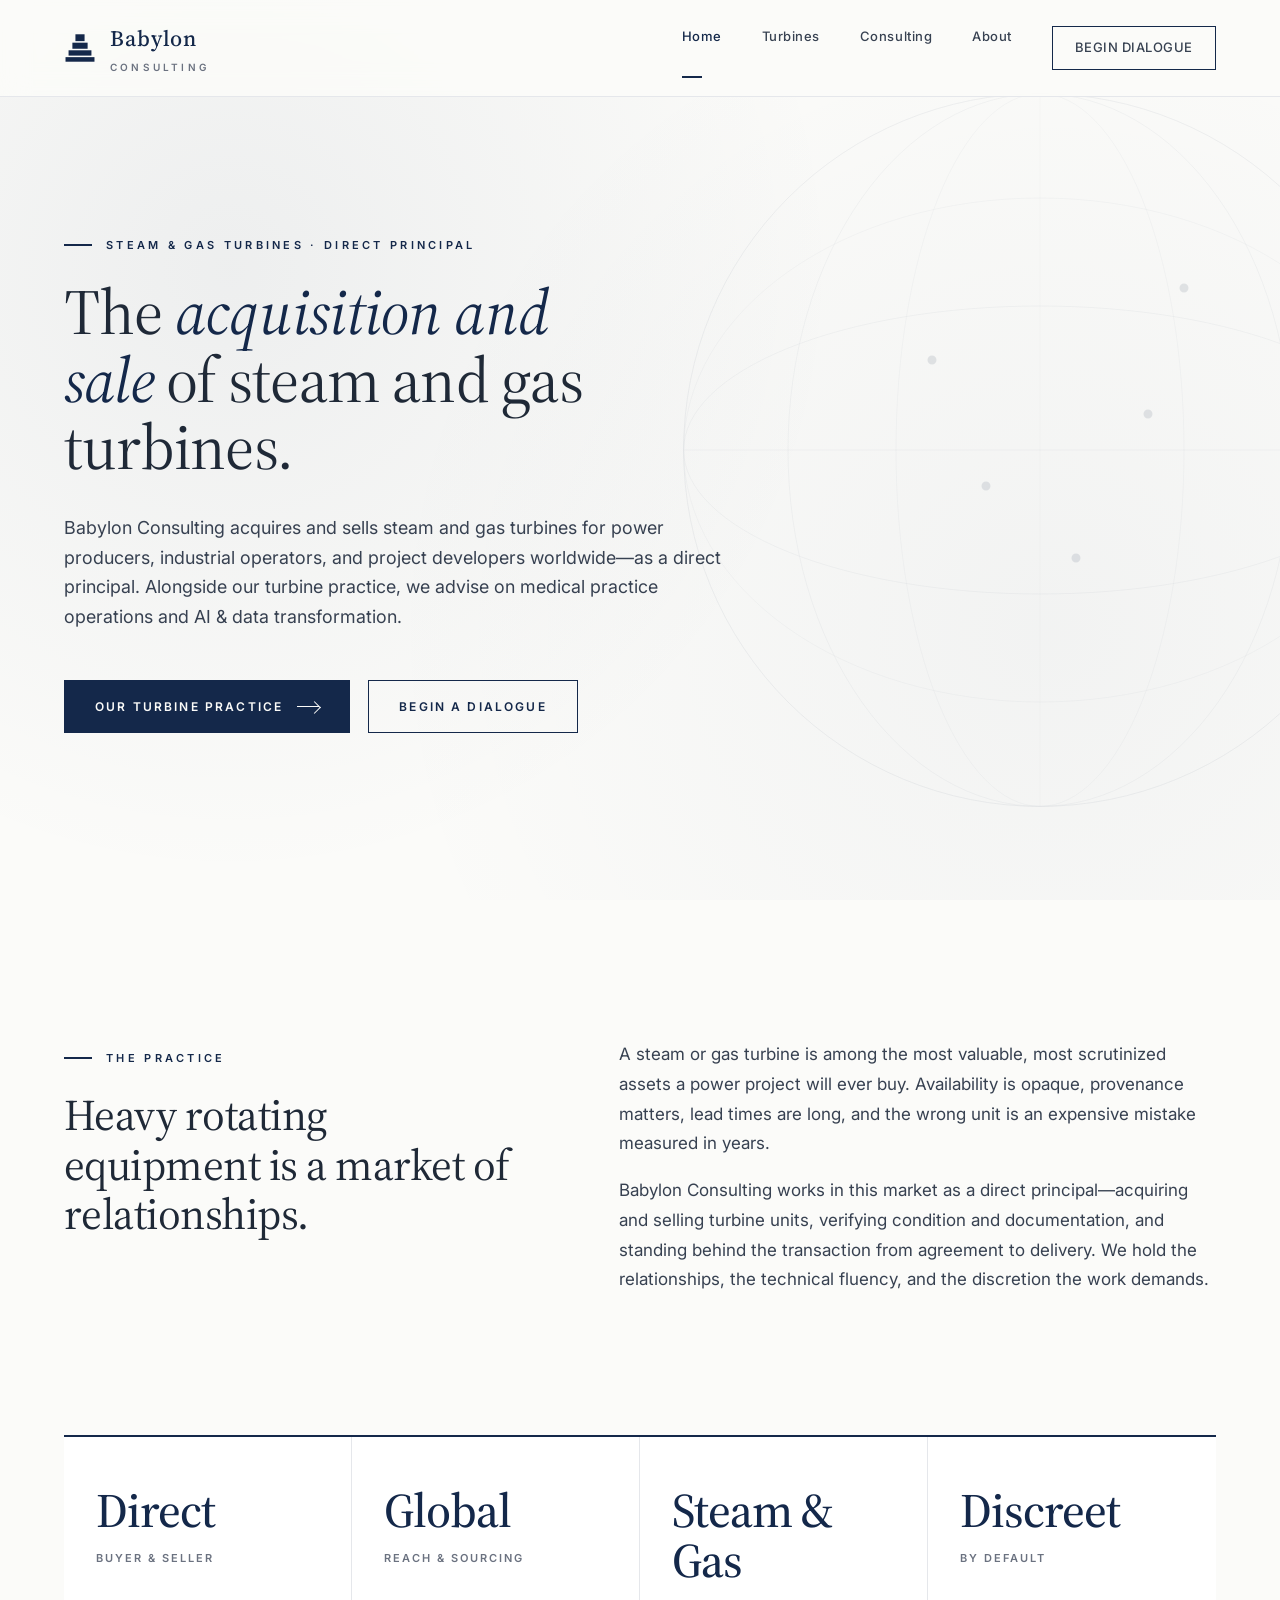
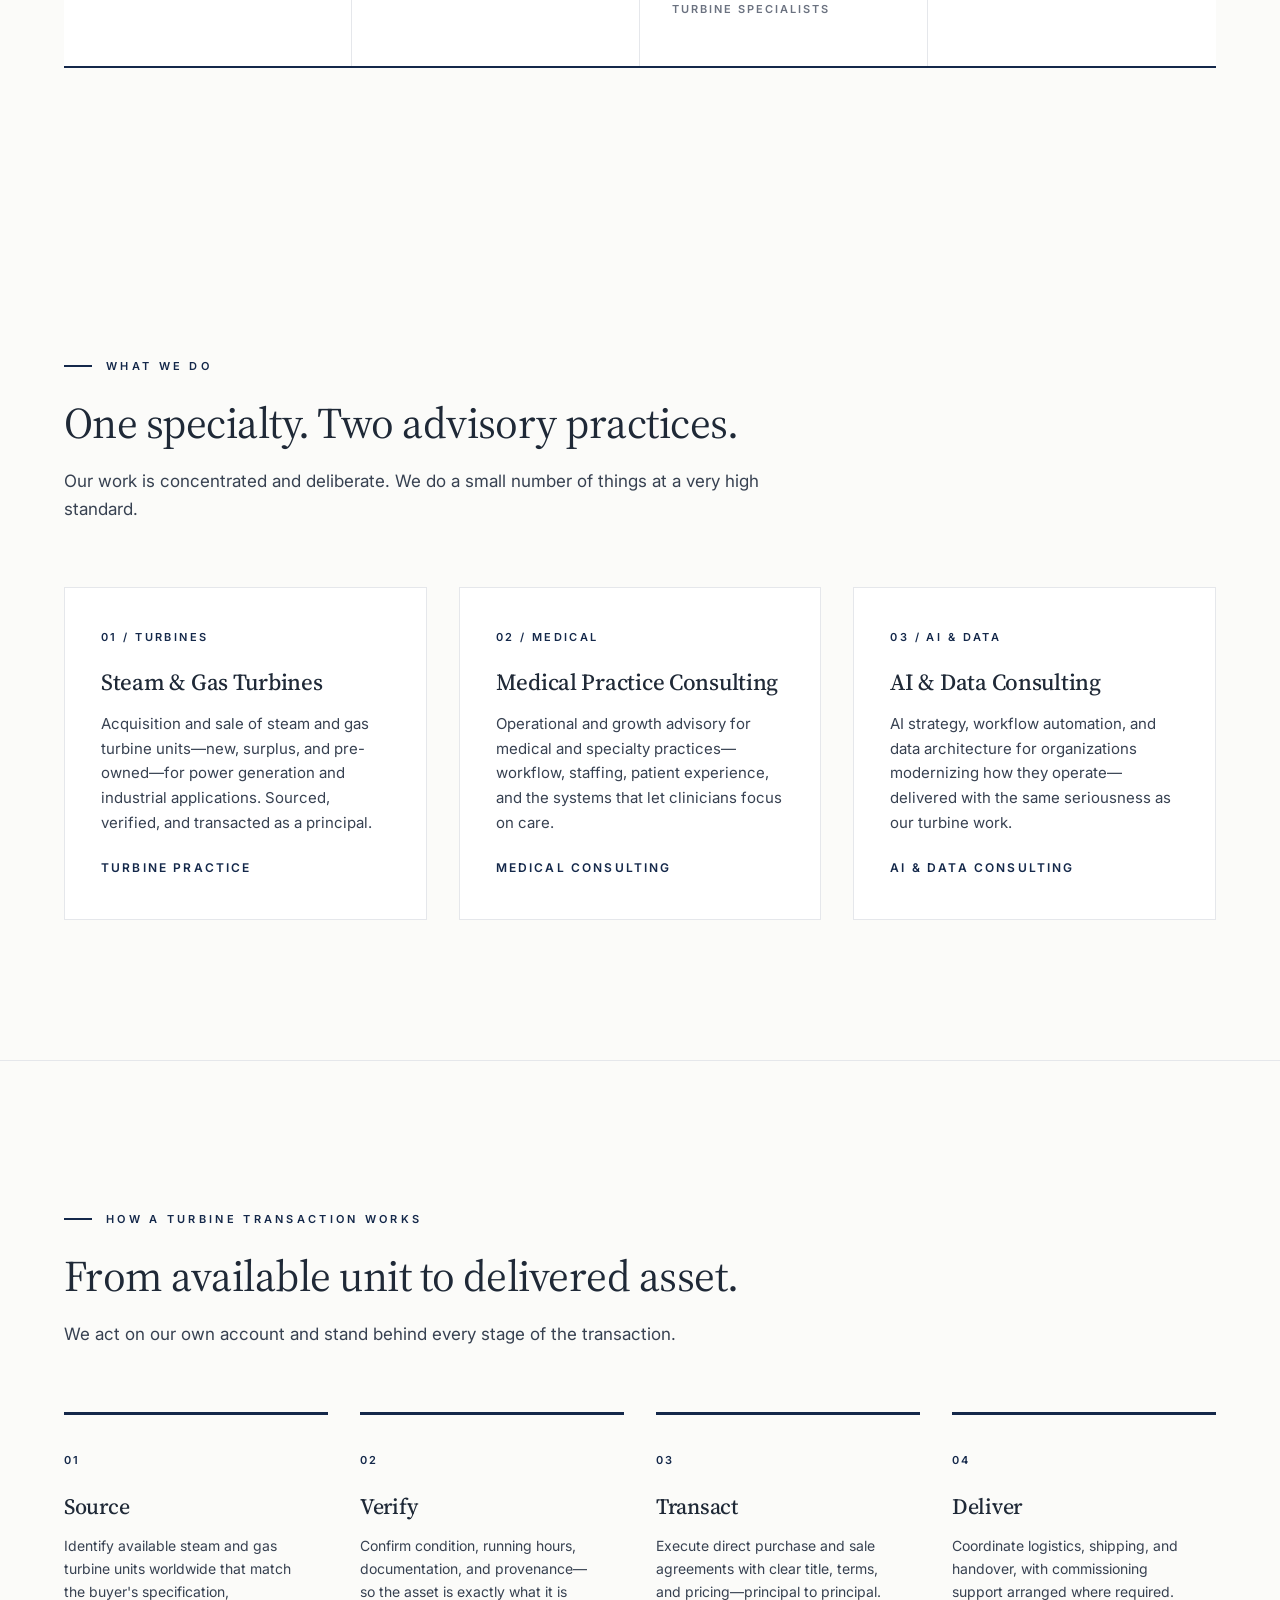
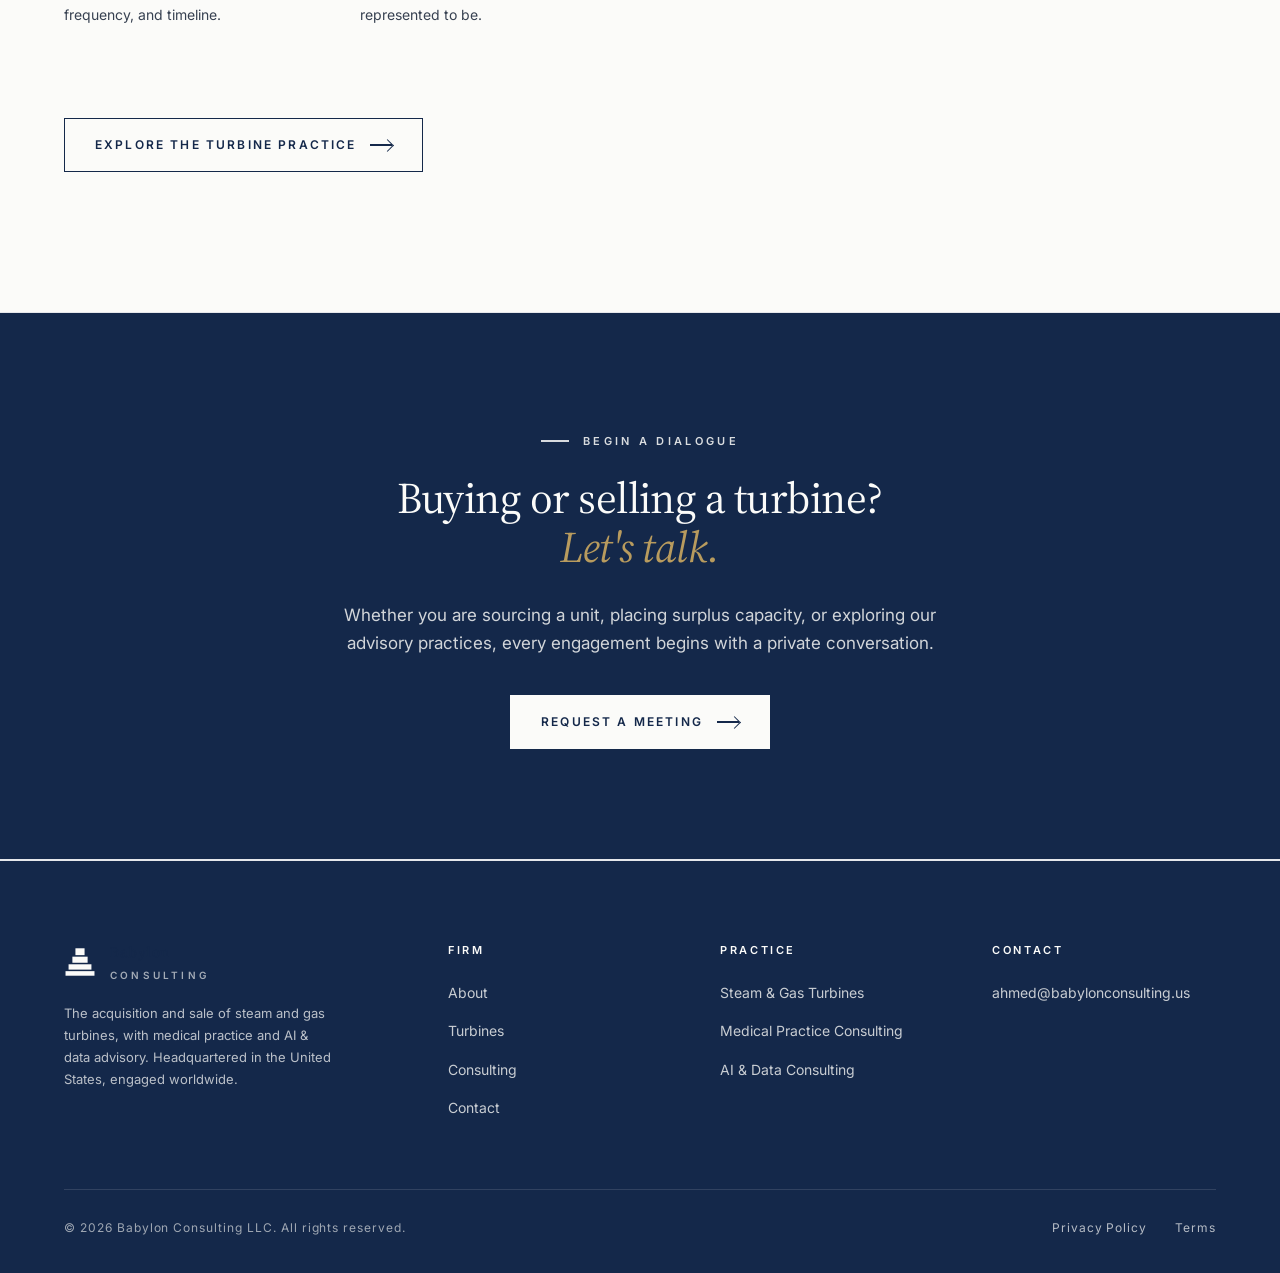
<file: index.html>
<!DOCTYPE html>
<html lang="en">
<head>
<meta charset="UTF-8">
<meta name="viewport" content="width=device-width, initial-scale=1.0">
<title>Babylon Consulting | Steam & Gas Turbines — Acquisition & Sale</title>
<meta name="description" content="Babylon Consulting specializes in the acquisition and sale of steam and gas turbines as a direct principal, with consulting practices in medical practice operations and AI & data transformation.">
<meta property="og:title" content="Babylon Consulting — Acquisition & Sale of Steam & Gas Turbines">
<meta property="og:description" content="A direct principal in the acquisition and sale of steam and gas turbines, with medical practice and AI & data consulting.">
<meta property="og:type" content="website">
<link rel="preconnect" href="https://fonts.googleapis.com">
<link rel="preconnect" href="https://fonts.gstatic.com" crossorigin>
<link href="https://fonts.googleapis.com/css2?family=Source+Serif+4:opsz,wght@8..60,300;8..60,400;8..60,500;8..60,600;8..60,700&family=Inter:wght@400;500;600&display=swap" rel="stylesheet">
<link rel="stylesheet" href="styles.css">
<link rel="icon" type="image/svg+xml" href="/favicon.svg">
<link rel="icon" type="image/png" sizes="32x32" href="/favicon-32x32.png">
<link rel="apple-touch-icon" href="/apple-touch-icon.png">
<meta property="og:image" content="https://www.babylonconsulting.us/brand/og-image.png">
<meta property="og:image:width" content="1200">
<meta property="og:image:height" content="630">
<meta name="twitter:card" content="summary_large_image">
<meta name="twitter:image" content="https://www.babylonconsulting.us/brand/og-image.png">
</head>
<body>

<nav class="nav">
  <a href="index.html" class="nav-brand">
    <span class="nav-brand-mark"></span>
    <span>Babylon<small>Consulting</small></span>
  </a>
  <div class="nav-links" id="navLinks">
    <a href="index.html" class="active">Home</a>
    <a href="turbines.html">Turbines</a>
    <a href="consulting.html">Consulting</a>
    <a href="about.html">About</a>
    <a href="contact.html" class="nav-cta">Begin Dialogue</a>
  </div>
  <button class="nav-burger" aria-label="Menu" onclick="document.getElementById('navLinks').classList.toggle('open')">
    <span></span><span></span><span></span>
  </button>
</nav>

<section class="hero">
  <svg class="hero-globe" viewBox="0 0 400 400" fill="none" xmlns="http://www.w3.org/2000/svg" aria-hidden="true">
    <circle cx="200" cy="200" r="198" stroke="#C87A4B" stroke-width="0.5" opacity="0.6"/>
    <ellipse cx="200" cy="200" rx="198" ry="80" stroke="#C87A4B" stroke-width="0.4" opacity="0.5"/>
    <ellipse cx="200" cy="200" rx="198" ry="140" stroke="#C87A4B" stroke-width="0.4" opacity="0.4"/>
    <ellipse cx="200" cy="200" rx="140" ry="198" stroke="#C87A4B" stroke-width="0.4" opacity="0.5"/>
    <ellipse cx="200" cy="200" rx="80" ry="198" stroke="#C87A4B" stroke-width="0.4" opacity="0.4"/>
    <line x1="2" y1="200" x2="398" y2="200" stroke="#C87A4B" stroke-width="0.4" opacity="0.5"/>
    <line x1="200" y1="2" x2="200" y2="398" stroke="#C87A4B" stroke-width="0.4" opacity="0.3"/>
    <circle cx="140" cy="150" r="2" fill="#E09160"/>
    <circle cx="260" cy="180" r="2" fill="#E09160"/>
    <circle cx="220" cy="260" r="2" fill="#E09160"/>
    <circle cx="170" cy="220" r="2" fill="#E09160"/>
    <circle cx="280" cy="110" r="2" fill="#E09160"/>
  </svg>
  <div class="hero-inner">
    <span class="eyebrow reveal">Steam &amp; Gas Turbines · Direct Principal</span>
    <h1 class="reveal delay-1">
      The <em class="italic copper">acquisition and sale</em> of steam and gas turbines.
    </h1>
    <p class="hero-lede reveal delay-2">
      Babylon Consulting acquires and sells steam and gas turbines for power producers, industrial operators, and project developers worldwide—as a direct principal. Alongside our turbine practice, we advise on medical practice operations and AI &amp; data transformation.
    </p>
    <div class="hero-actions reveal delay-3">
      <a href="turbines.html" class="btn btn-primary">Our Turbine Practice <span class="arrow"></span></a>
      <a href="contact.html" class="btn btn-ghost">Begin a Dialogue</a>
    </div>
  </div>
</section>

<section class="section">
  <div class="container">
    <div class="thesis">
      <div class="reveal">
        <span class="eyebrow">The Practice</span>
        <h2 style="margin-top:24px;">Heavy rotating equipment is a market of relationships.</h2>
      </div>
      <div class="reveal delay-1">
        <p>A steam or gas turbine is among the most valuable, most scrutinized assets a power project will ever buy. Availability is opaque, provenance matters, lead times are long, and the wrong unit is an expensive mistake measured in years.</p>
        <p>Babylon Consulting works in this market as a direct principal—acquiring and selling turbine units, verifying condition and documentation, and standing behind the transaction from agreement to delivery. We hold the relationships, the technical fluency, and the discretion the work demands.</p>
      </div>
    </div>
  </div>
</section>

<section class="section" style="padding-top:0;">
  <div class="container">
    <div class="stats reveal">
      <div class="stat">
        <div class="stat-num">Direct</div>
        <div class="stat-label">Buyer &amp; Seller</div>
      </div>
      <div class="stat">
        <div class="stat-num">Global</div>
        <div class="stat-label">Reach &amp; Sourcing</div>
      </div>
      <div class="stat">
        <div class="stat-num">Steam &amp; Gas</div>
        <div class="stat-label">Turbine Specialists</div>
      </div>
      <div class="stat">
        <div class="stat-num">Discreet</div>
        <div class="stat-label">By Default</div>
      </div>
    </div>
  </div>
</section>

<section class="section" id="practice">
  <div class="container">
    <div class="reveal" style="max-width:760px; margin-bottom:64px;">
      <span class="eyebrow">What We Do</span>
      <h2 style="margin-top:24px;">One specialty. Two advisory practices.</h2>
      <p style="margin-top:18px; font-size:17px;">Our work is concentrated and deliberate. We do a small number of things at a very high standard.</p>
    </div>

    <div class="grid grid-3 reveal">
      <div class="card">
        <span class="card-num">01 / Turbines</span>
        <h3>Steam &amp; Gas Turbines</h3>
        <p>Acquisition and sale of steam and gas turbine units—new, surplus, and pre-owned—for power generation and industrial applications. Sourced, verified, and transacted as a principal.</p>
        <a href="turbines.html" class="card-link">Turbine Practice <span class="arrow"></span></a>
      </div>
      <div class="card">
        <span class="card-num">02 / Medical</span>
        <h3>Medical Practice Consulting</h3>
        <p>Operational and growth advisory for medical and specialty practices—workflow, staffing, patient experience, and the systems that let clinicians focus on care.</p>
        <a href="consulting.html#medical" class="card-link">Medical Consulting <span class="arrow"></span></a>
      </div>
      <div class="card">
        <span class="card-num">03 / AI &amp; Data</span>
        <h3>AI &amp; Data Consulting</h3>
        <p>AI strategy, workflow automation, and data architecture for organizations modernizing how they operate—delivered with the same seriousness as our turbine work.</p>
        <a href="consulting.html#ai" class="card-link">AI &amp; Data Consulting <span class="arrow"></span></a>
      </div>
    </div>
  </div>
</section>

<div class="divider"></div>

<section class="section">
  <div class="container">
    <div class="reveal" style="max-width:760px;">
      <span class="eyebrow">How a Turbine Transaction Works</span>
      <h2 style="margin-top:24px;">From available unit to delivered asset.</h2>
      <p style="margin-top:18px; font-size:17px;">We act on our own account and stand behind every stage of the transaction.</p>
    </div>

    <div class="approach reveal">
      <div class="step">
        <span class="step-num">01</span>
        <h4>Source</h4>
        <p>Identify available steam and gas turbine units worldwide that match the buyer's specification, frequency, and timeline.</p>
      </div>
      <div class="step">
        <span class="step-num">02</span>
        <h4>Verify</h4>
        <p>Confirm condition, running hours, documentation, and provenance—so the asset is exactly what it is represented to be.</p>
      </div>
      <div class="step">
        <span class="step-num">03</span>
        <h4>Transact</h4>
        <p>Execute direct purchase and sale agreements with clear title, terms, and pricing—principal to principal.</p>
      </div>
      <div class="step">
        <span class="step-num">04</span>
        <h4>Deliver</h4>
        <p>Coordinate logistics, shipping, and handover, with commissioning support arranged where required.</p>
      </div>
    </div>

    <div style="margin-top:56px;" class="reveal">
      <a href="turbines.html" class="btn btn-ghost">Explore the Turbine Practice <span class="arrow"></span></a>
    </div>
  </div>
</section>

<section class="cta-band">
  <div class="reveal">
    <span class="eyebrow" style="justify-content:center; display:inline-flex;">Begin a Dialogue</span>
    <h2 style="margin-top:24px;">Buying or selling a turbine? <em class="italic copper">Let's talk.</em></h2>
    <p>Whether you are sourcing a unit, placing surplus capacity, or exploring our advisory practices, every engagement begins with a private conversation.</p>
    <a href="contact.html" class="btn btn-primary">Request a Meeting <span class="arrow"></span></a>
  </div>
</section>

<footer class="footer">
  <div class="footer-inner">
    <div class="footer-brand">
      <a href="index.html" class="nav-brand" style="color:var(--ivory);">
        <span class="nav-brand-mark"></span>
        <span>Babylon<small>Consulting</small></span>
      </a>
      <p>The acquisition and sale of steam and gas turbines, with medical practice and AI &amp; data advisory. Headquartered in the United States, engaged worldwide.</p>
    </div>
    <div>
      <h5>Firm</h5>
      <ul>
        <li><a href="about.html">About</a></li>
        <li><a href="turbines.html">Turbines</a></li>
        <li><a href="consulting.html">Consulting</a></li>
        <li><a href="contact.html">Contact</a></li>
      </ul>
    </div>
    <div>
      <h5>Practice</h5>
      <ul>
        <li><a href="turbines.html">Steam &amp; Gas Turbines</a></li>
        <li><a href="consulting.html#medical">Medical Practice Consulting</a></li>
        <li><a href="consulting.html#ai">AI &amp; Data Consulting</a></li>
      </ul>
    </div>
    <div>
      <h5>Contact</h5>
      <ul>
        <li><a href="mailto:ahmed@babylonconsulting.us">ahmed@babylonconsulting.us</a></li>
      </ul>
    </div>
  </div>
  <div class="footer-bottom">
    <span>© 2026 Babylon Consulting LLC. All rights reserved.</span>
    <span>
      <a href="privacy-policy.html" style="margin-right:24px;">Privacy Policy</a>
      <a href="terms-and-conditions.html">Terms</a>
    </span>
  </div>
</footer>

<script>
  const observer = new IntersectionObserver((entries) => {
    entries.forEach((e) => { if (e.isIntersecting) e.target.classList.add('in'); });
  }, { threshold: 0.12 });
  document.querySelectorAll('.reveal').forEach((el) => observer.observe(el));
</script>
</body>
</html>
</file>
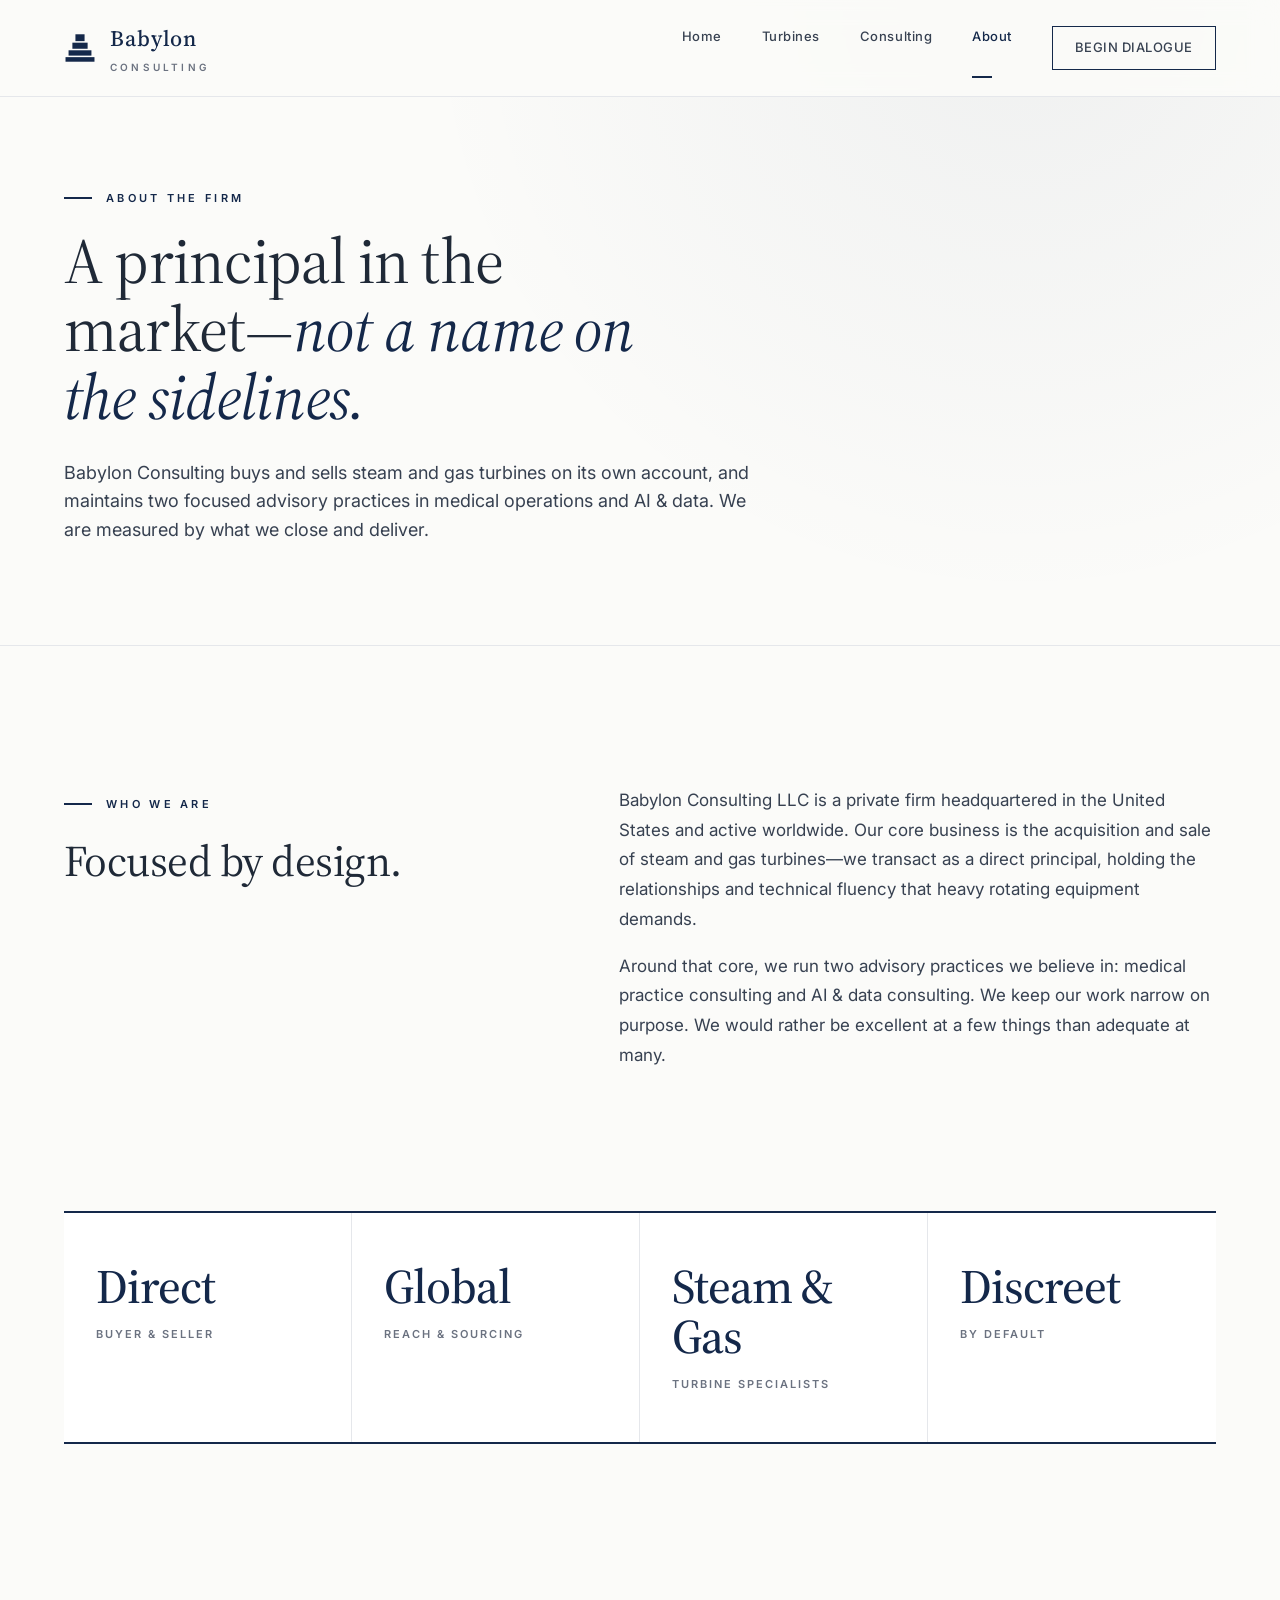
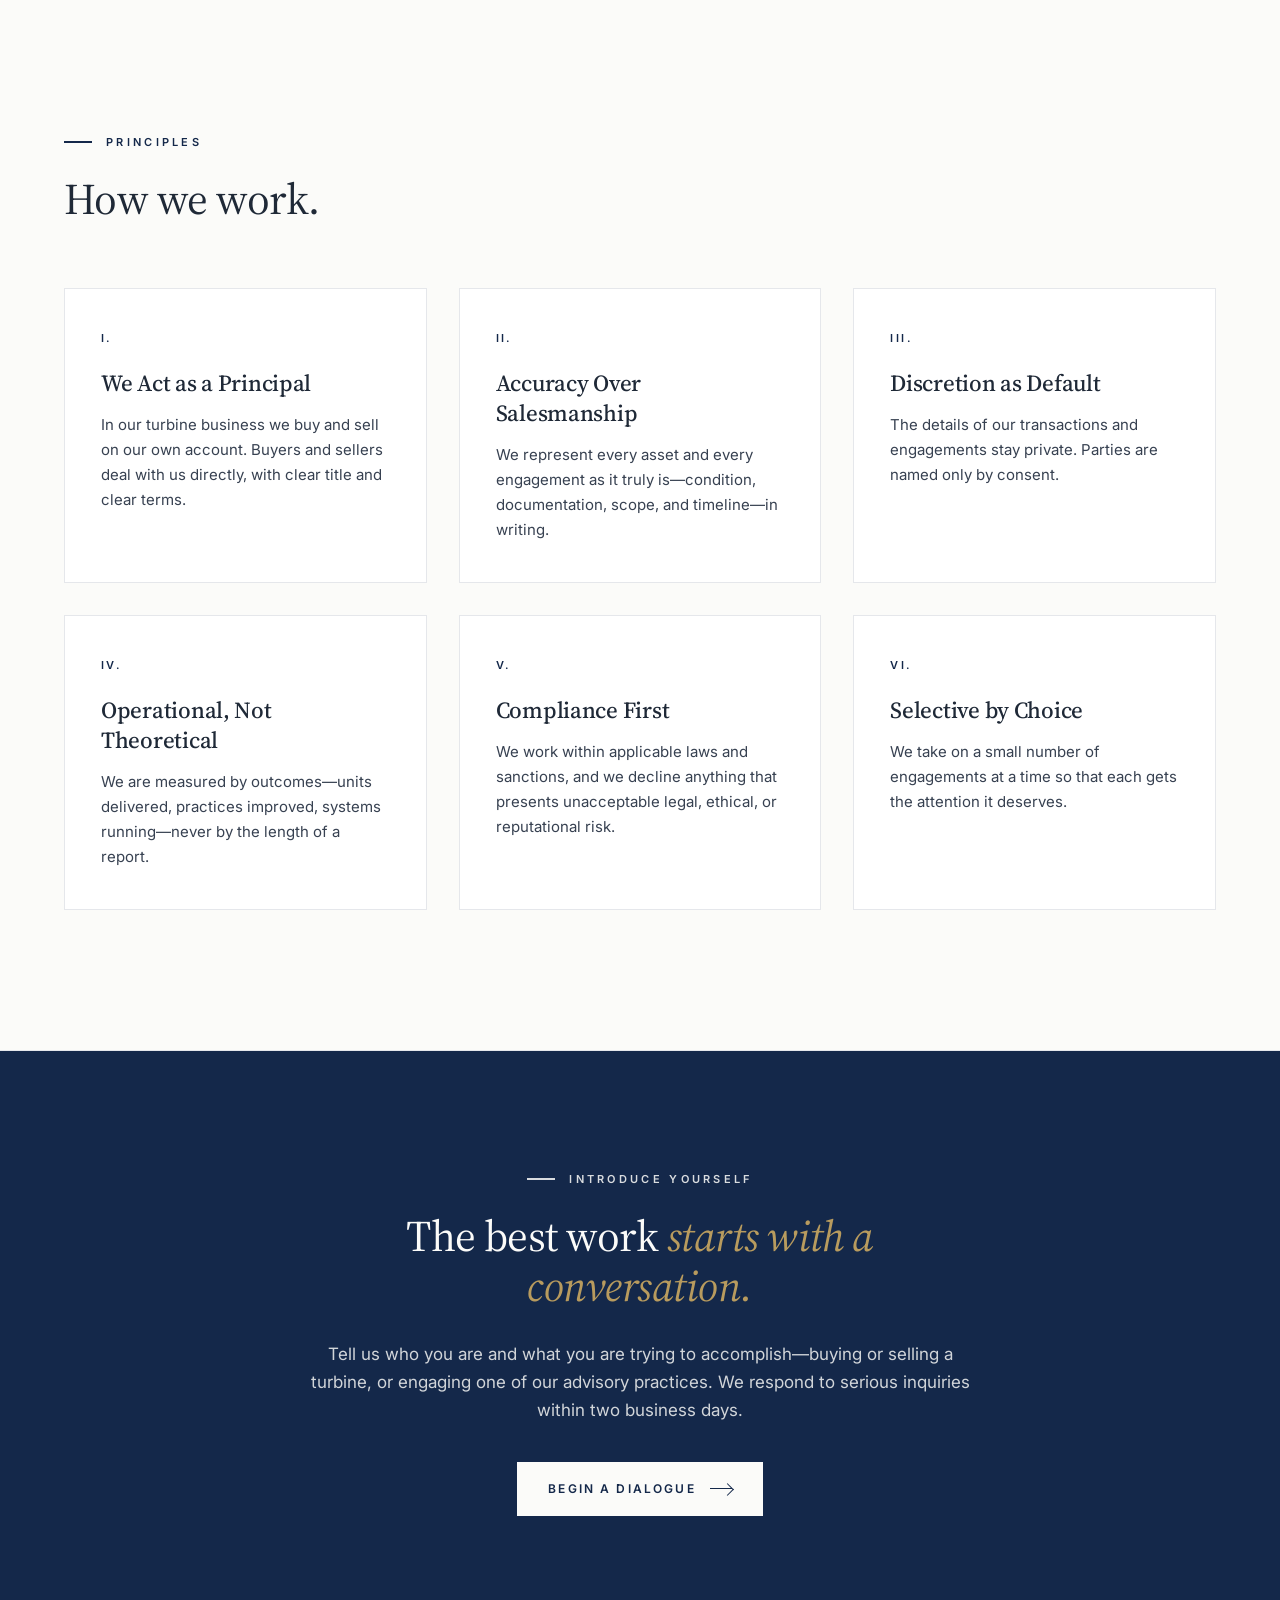
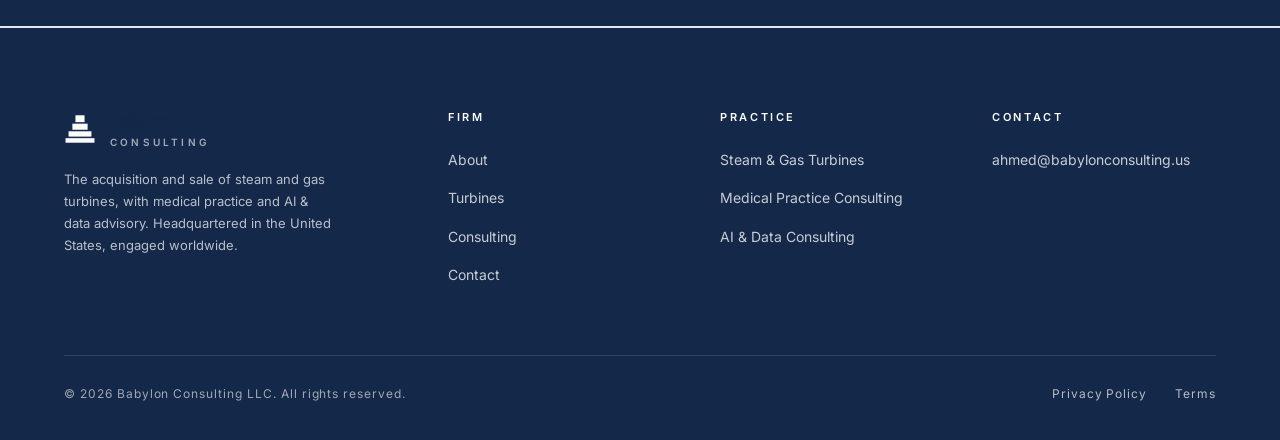
<file: about.html>
<!DOCTYPE html>
<html lang="en">
<head>
<meta charset="UTF-8">
<meta name="viewport" content="width=device-width, initial-scale=1.0">
<title>About | Babylon Consulting</title>
<meta name="description" content="Babylon Consulting is a direct principal in the acquisition and sale of steam and gas turbines, with advisory practices in medical practice operations and AI & data.">
<link rel="preconnect" href="https://fonts.googleapis.com">
<link rel="preconnect" href="https://fonts.gstatic.com" crossorigin>
<link href="https://fonts.googleapis.com/css2?family=Source+Serif+4:opsz,wght@8..60,300;8..60,400;8..60,500;8..60,600;8..60,700&family=Inter:wght@400;500;600&display=swap" rel="stylesheet">
<link rel="stylesheet" href="styles.css">
<link rel="icon" type="image/svg+xml" href="/favicon.svg">
<link rel="icon" type="image/png" sizes="32x32" href="/favicon-32x32.png">
<link rel="apple-touch-icon" href="/apple-touch-icon.png">
<meta property="og:image" content="https://www.babylonconsulting.us/brand/og-image.png">
<meta property="og:image:width" content="1200">
<meta property="og:image:height" content="630">
<meta name="twitter:card" content="summary_large_image">
<meta name="twitter:image" content="https://www.babylonconsulting.us/brand/og-image.png">
</head>
<body>

<nav class="nav">
  <a href="index.html" class="nav-brand">
    <span class="nav-brand-mark"></span>
    <span>Babylon<small>Consulting</small></span>
  </a>
  <div class="nav-links" id="navLinks">
    <a href="index.html">Home</a>
    <a href="turbines.html">Turbines</a>
    <a href="consulting.html">Consulting</a>
    <a href="about.html" class="active">About</a>
    <a href="contact.html" class="nav-cta">Begin Dialogue</a>
  </div>
  <button class="nav-burger" aria-label="Menu" onclick="document.getElementById('navLinks').classList.toggle('open')">
    <span></span><span></span><span></span>
  </button>
</nav>

<section class="page-hero">
  <div class="container">
    <span class="eyebrow reveal">About the Firm</span>
    <h1 class="reveal delay-1">A principal in the market—<em class="italic copper">not a name on the sidelines.</em></h1>
    <p class="reveal delay-2">Babylon Consulting buys and sells steam and gas turbines on its own account, and maintains two focused advisory practices in medical operations and AI &amp; data. We are measured by what we close and deliver.</p>
  </div>
</section>

<section class="section">
  <div class="container">
    <div class="thesis">
      <div class="reveal">
        <span class="eyebrow">Who We Are</span>
        <h2 style="margin-top:24px;">Focused by design.</h2>
      </div>
      <div class="reveal delay-1">
        <p>Babylon Consulting LLC is a private firm headquartered in the United States and active worldwide. Our core business is the acquisition and sale of steam and gas turbines—we transact as a direct principal, holding the relationships and technical fluency that heavy rotating equipment demands.</p>
        <p>Around that core, we run two advisory practices we believe in: medical practice consulting and AI &amp; data consulting. We keep our work narrow on purpose. We would rather be excellent at a few things than adequate at many.</p>
      </div>
    </div>
  </div>
</section>

<section class="section" style="padding-top:0;">
  <div class="container">
    <div class="stats reveal">
      <div class="stat">
        <div class="stat-num">Direct</div>
        <div class="stat-label">Buyer &amp; Seller</div>
      </div>
      <div class="stat">
        <div class="stat-num">Global</div>
        <div class="stat-label">Reach &amp; Sourcing</div>
      </div>
      <div class="stat">
        <div class="stat-num">Steam &amp; Gas</div>
        <div class="stat-label">Turbine Specialists</div>
      </div>
      <div class="stat">
        <div class="stat-num">Discreet</div>
        <div class="stat-label">By Default</div>
      </div>
    </div>
  </div>
</section>

<section class="section">
  <div class="container">
    <div class="reveal" style="max-width:760px; margin-bottom:64px;">
      <span class="eyebrow">Principles</span>
      <h2 style="margin-top:24px;">How we work.</h2>
    </div>
    <div class="grid grid-3 reveal">
      <div class="card">
        <span class="card-num">i.</span>
        <h3>We Act as a Principal</h3>
        <p>In our turbine business we buy and sell on our own account. Buyers and sellers deal with us directly, with clear title and clear terms.</p>
      </div>
      <div class="card">
        <span class="card-num">ii.</span>
        <h3>Accuracy Over Salesmanship</h3>
        <p>We represent every asset and every engagement as it truly is—condition, documentation, scope, and timeline—in writing.</p>
      </div>
      <div class="card">
        <span class="card-num">iii.</span>
        <h3>Discretion as Default</h3>
        <p>The details of our transactions and engagements stay private. Parties are named only by consent.</p>
      </div>
      <div class="card">
        <span class="card-num">iv.</span>
        <h3>Operational, Not Theoretical</h3>
        <p>We are measured by outcomes—units delivered, practices improved, systems running—never by the length of a report.</p>
      </div>
      <div class="card">
        <span class="card-num">v.</span>
        <h3>Compliance First</h3>
        <p>We work within applicable laws and sanctions, and we decline anything that presents unacceptable legal, ethical, or reputational risk.</p>
      </div>
      <div class="card">
        <span class="card-num">vi.</span>
        <h3>Selective by Choice</h3>
        <p>We take on a small number of engagements at a time so that each gets the attention it deserves.</p>
      </div>
    </div>
  </div>
</section>

<section class="cta-band">
  <div class="reveal">
    <span class="eyebrow" style="justify-content:center; display:inline-flex;">Introduce Yourself</span>
    <h2 style="margin-top:24px;">The best work <em class="italic copper">starts with a conversation.</em></h2>
    <p>Tell us who you are and what you are trying to accomplish—buying or selling a turbine, or engaging one of our advisory practices. We respond to serious inquiries within two business days.</p>
    <a href="contact.html" class="btn btn-primary">Begin a Dialogue <span class="arrow"></span></a>
  </div>
</section>

<footer class="footer">
  <div class="footer-inner">
    <div class="footer-brand">
      <a href="index.html" class="nav-brand" style="color:var(--ivory);">
        <span class="nav-brand-mark"></span>
        <span>Babylon<small>Consulting</small></span>
      </a>
      <p>The acquisition and sale of steam and gas turbines, with medical practice and AI &amp; data advisory. Headquartered in the United States, engaged worldwide.</p>
    </div>
    <div>
      <h5>Firm</h5>
      <ul>
        <li><a href="about.html">About</a></li>
        <li><a href="turbines.html">Turbines</a></li>
        <li><a href="consulting.html">Consulting</a></li>
        <li><a href="contact.html">Contact</a></li>
      </ul>
    </div>
    <div>
      <h5>Practice</h5>
      <ul>
        <li><a href="turbines.html">Steam &amp; Gas Turbines</a></li>
        <li><a href="consulting.html#medical">Medical Practice Consulting</a></li>
        <li><a href="consulting.html#ai">AI &amp; Data Consulting</a></li>
      </ul>
    </div>
    <div>
      <h5>Contact</h5>
      <ul>
        <li><a href="mailto:ahmed@babylonconsulting.us">ahmed@babylonconsulting.us</a></li>
      </ul>
    </div>
  </div>
  <div class="footer-bottom">
    <span>© 2026 Babylon Consulting LLC. All rights reserved.</span>
    <span>
      <a href="privacy-policy.html" style="margin-right:24px;">Privacy Policy</a>
      <a href="terms-and-conditions.html">Terms</a>
    </span>
  </div>
</footer>

<script>
  const observer = new IntersectionObserver((entries) => {
    entries.forEach((e) => { if (e.isIntersecting) e.target.classList.add('in'); });
  }, { threshold: 0.12 });
  document.querySelectorAll('.reveal').forEach((el) => observer.observe(el));
</script>
</body>
</html>
</file>
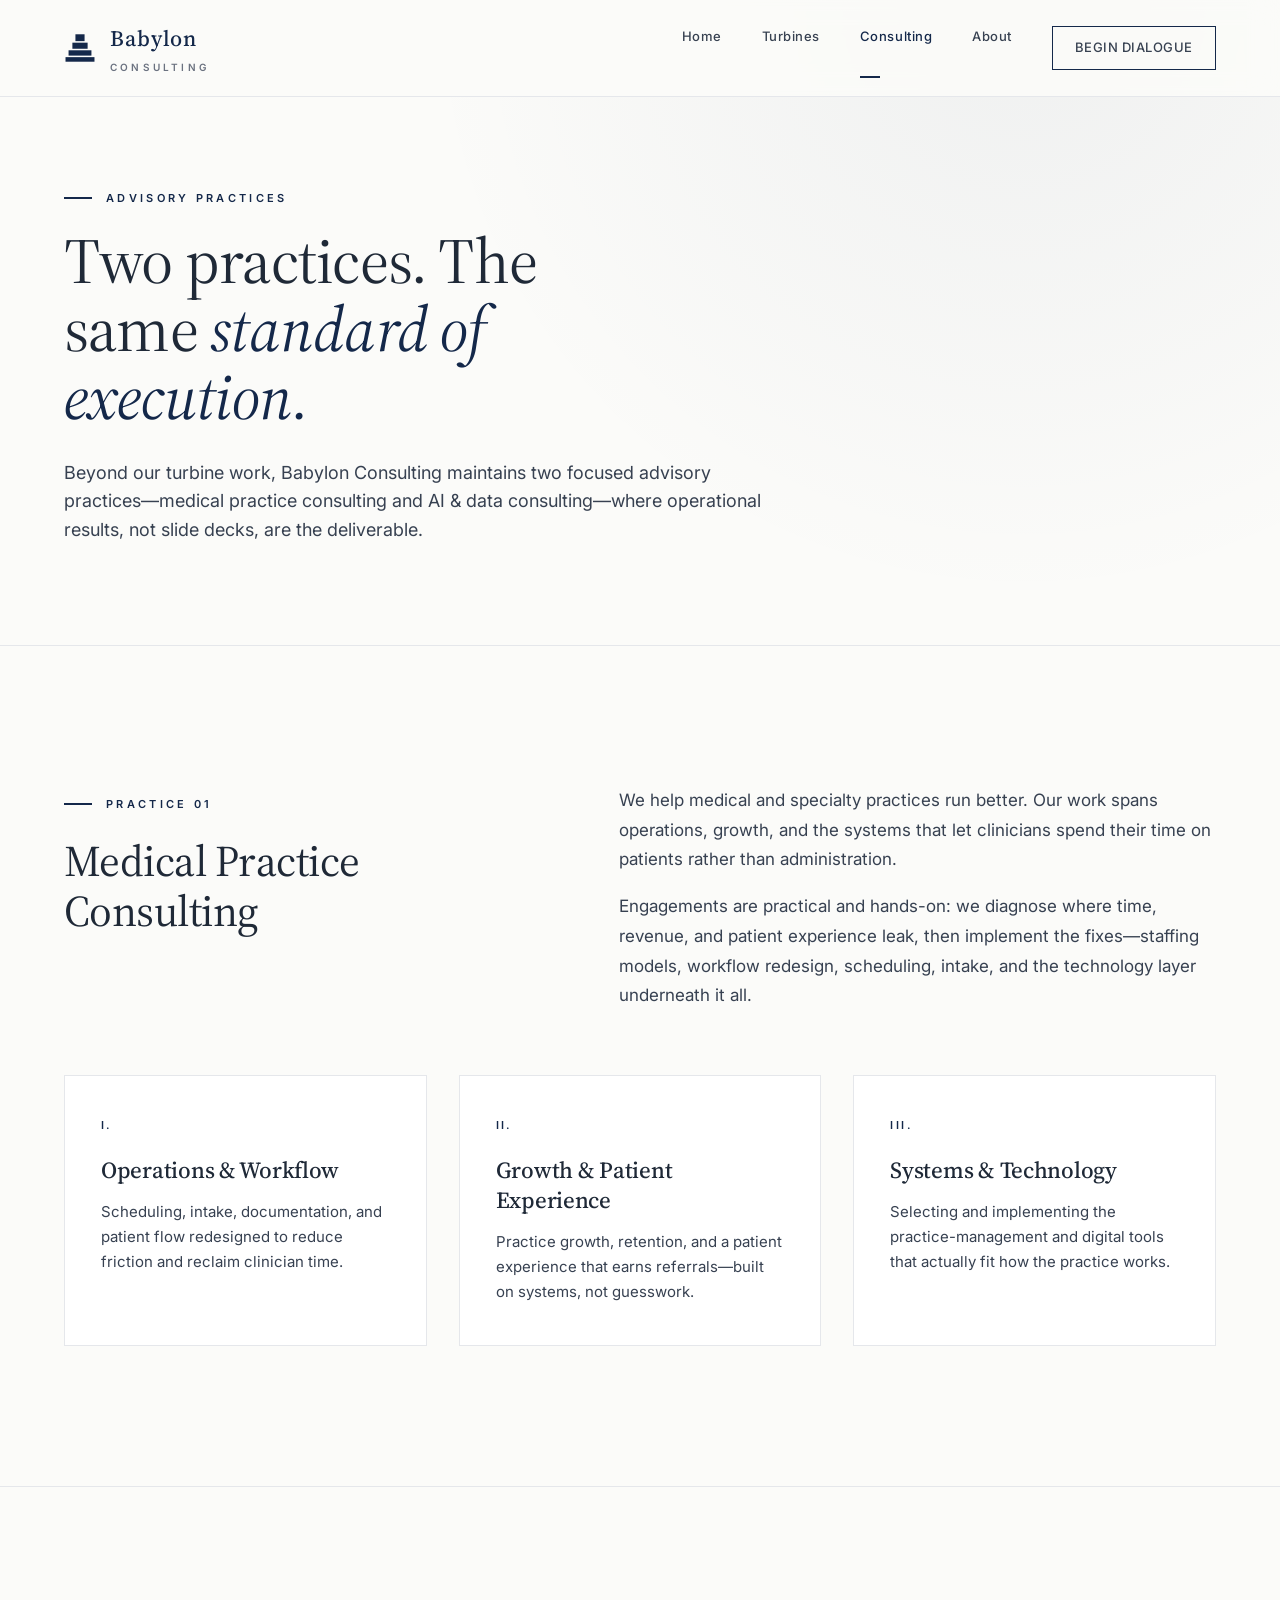
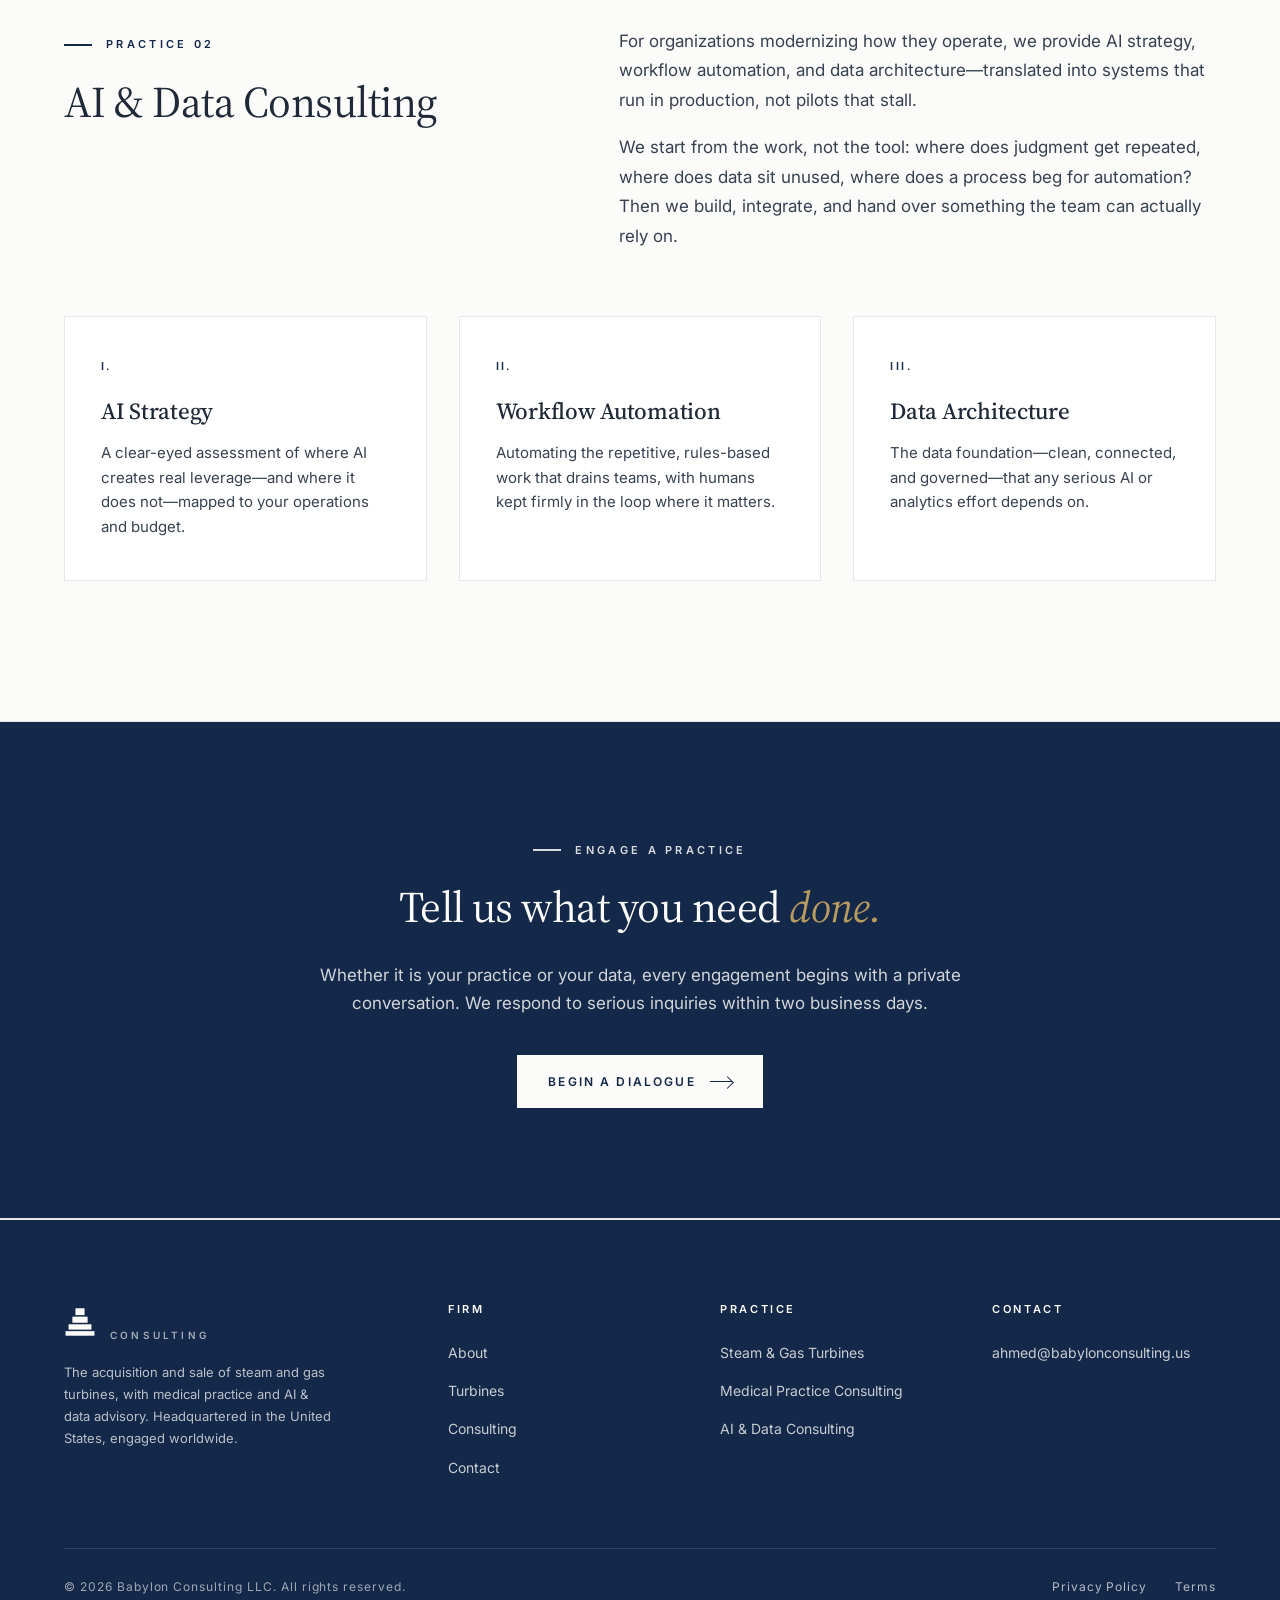
<file: consulting.html>
<!DOCTYPE html>
<html lang="en">
<head>
<meta charset="UTF-8">
<meta name="viewport" content="width=device-width, initial-scale=1.0">
<title>Consulting | Babylon Consulting — Medical Practice & AI Advisory</title>
<meta name="description" content="Babylon Consulting's advisory practices: medical practice consulting and AI & data consulting, delivered with the same rigor as our turbine work.">
<link rel="preconnect" href="https://fonts.googleapis.com">
<link rel="preconnect" href="https://fonts.gstatic.com" crossorigin>
<link href="https://fonts.googleapis.com/css2?family=Source+Serif+4:opsz,wght@8..60,300;8..60,400;8..60,500;8..60,600;8..60,700&family=Inter:wght@400;500;600&display=swap" rel="stylesheet">
<link rel="stylesheet" href="styles.css">
<link rel="icon" type="image/svg+xml" href="/favicon.svg">
<link rel="icon" type="image/png" sizes="32x32" href="/favicon-32x32.png">
<link rel="apple-touch-icon" href="/apple-touch-icon.png">
<meta property="og:image" content="https://www.babylonconsulting.us/brand/og-image.png">
<meta property="og:image:width" content="1200">
<meta property="og:image:height" content="630">
<meta name="twitter:card" content="summary_large_image">
<meta name="twitter:image" content="https://www.babylonconsulting.us/brand/og-image.png">
</head>
<body>

<nav class="nav">
  <a href="index.html" class="nav-brand">
    <span class="nav-brand-mark"></span>
    <span>Babylon<small>Consulting</small></span>
  </a>
  <div class="nav-links" id="navLinks">
    <a href="index.html">Home</a>
    <a href="turbines.html">Turbines</a>
    <a href="consulting.html" class="active">Consulting</a>
    <a href="about.html">About</a>
    <a href="contact.html" class="nav-cta">Begin Dialogue</a>
  </div>
  <button class="nav-burger" aria-label="Menu" onclick="document.getElementById('navLinks').classList.toggle('open')">
    <span></span><span></span><span></span>
  </button>
</nav>

<section class="page-hero">
  <div class="container">
    <span class="eyebrow reveal">Advisory Practices</span>
    <h1 class="reveal delay-1">Two practices. The same <em class="italic copper">standard of execution.</em></h1>
    <p class="reveal delay-2">Beyond our turbine work, Babylon Consulting maintains two focused advisory practices—medical practice consulting and AI &amp; data consulting—where operational results, not slide decks, are the deliverable.</p>
  </div>
</section>

<section class="section" id="medical">
  <div class="container">
    <div class="thesis">
      <div class="reveal">
        <span class="eyebrow">Practice 01</span>
        <h2 style="margin-top:24px;">Medical Practice Consulting</h2>
      </div>
      <div class="reveal delay-1">
        <p>We help medical and specialty practices run better. Our work spans operations, growth, and the systems that let clinicians spend their time on patients rather than administration.</p>
        <p>Engagements are practical and hands-on: we diagnose where time, revenue, and patient experience leak, then implement the fixes—staffing models, workflow redesign, scheduling, intake, and the technology layer underneath it all.</p>
      </div>
    </div>
    <div class="grid grid-3 reveal" style="margin-top:64px;">
      <div class="card">
        <span class="card-num">i.</span>
        <h3>Operations &amp; Workflow</h3>
        <p>Scheduling, intake, documentation, and patient flow redesigned to reduce friction and reclaim clinician time.</p>
      </div>
      <div class="card">
        <span class="card-num">ii.</span>
        <h3>Growth &amp; Patient Experience</h3>
        <p>Practice growth, retention, and a patient experience that earns referrals—built on systems, not guesswork.</p>
      </div>
      <div class="card">
        <span class="card-num">iii.</span>
        <h3>Systems &amp; Technology</h3>
        <p>Selecting and implementing the practice-management and digital tools that actually fit how the practice works.</p>
      </div>
    </div>
  </div>
</section>

<div class="divider"></div>

<section class="section" id="ai">
  <div class="container">
    <div class="thesis">
      <div class="reveal">
        <span class="eyebrow">Practice 02</span>
        <h2 style="margin-top:24px;">AI &amp; Data Consulting</h2>
      </div>
      <div class="reveal delay-1">
        <p>For organizations modernizing how they operate, we provide AI strategy, workflow automation, and data architecture—translated into systems that run in production, not pilots that stall.</p>
        <p>We start from the work, not the tool: where does judgment get repeated, where does data sit unused, where does a process beg for automation? Then we build, integrate, and hand over something the team can actually rely on.</p>
      </div>
    </div>
    <div class="grid grid-3 reveal" style="margin-top:64px;">
      <div class="card">
        <span class="card-num">i.</span>
        <h3>AI Strategy</h3>
        <p>A clear-eyed assessment of where AI creates real leverage—and where it does not—mapped to your operations and budget.</p>
      </div>
      <div class="card">
        <span class="card-num">ii.</span>
        <h3>Workflow Automation</h3>
        <p>Automating the repetitive, rules-based work that drains teams, with humans kept firmly in the loop where it matters.</p>
      </div>
      <div class="card">
        <span class="card-num">iii.</span>
        <h3>Data Architecture</h3>
        <p>The data foundation—clean, connected, and governed—that any serious AI or analytics effort depends on.</p>
      </div>
    </div>
  </div>
</section>

<section class="cta-band">
  <div class="reveal">
    <span class="eyebrow" style="justify-content:center; display:inline-flex;">Engage a Practice</span>
    <h2 style="margin-top:24px;">Tell us what you need <em class="italic copper">done.</em></h2>
    <p>Whether it is your practice or your data, every engagement begins with a private conversation. We respond to serious inquiries within two business days.</p>
    <a href="contact.html" class="btn btn-primary">Begin a Dialogue <span class="arrow"></span></a>
  </div>
</section>

<footer class="footer">
  <div class="footer-inner">
    <div class="footer-brand">
      <a href="index.html" class="nav-brand" style="color:var(--ivory);">
        <span class="nav-brand-mark"></span>
        <span>Babylon<small>Consulting</small></span>
      </a>
      <p>The acquisition and sale of steam and gas turbines, with medical practice and AI &amp; data advisory. Headquartered in the United States, engaged worldwide.</p>
    </div>
    <div>
      <h5>Firm</h5>
      <ul>
        <li><a href="about.html">About</a></li>
        <li><a href="turbines.html">Turbines</a></li>
        <li><a href="consulting.html">Consulting</a></li>
        <li><a href="contact.html">Contact</a></li>
      </ul>
    </div>
    <div>
      <h5>Practice</h5>
      <ul>
        <li><a href="turbines.html">Steam &amp; Gas Turbines</a></li>
        <li><a href="consulting.html#medical">Medical Practice Consulting</a></li>
        <li><a href="consulting.html#ai">AI &amp; Data Consulting</a></li>
      </ul>
    </div>
    <div>
      <h5>Contact</h5>
      <ul>
        <li><a href="mailto:ahmed@babylonconsulting.us">ahmed@babylonconsulting.us</a></li>
      </ul>
    </div>
  </div>
  <div class="footer-bottom">
    <span>© 2026 Babylon Consulting LLC. All rights reserved.</span>
    <span>
      <a href="privacy-policy.html" style="margin-right:24px;">Privacy Policy</a>
      <a href="terms-and-conditions.html">Terms</a>
    </span>
  </div>
</footer>

<script>
  const observer = new IntersectionObserver((entries) => {
    entries.forEach((e) => { if (e.isIntersecting) e.target.classList.add('in'); });
  }, { threshold: 0.12 });
  document.querySelectorAll('.reveal').forEach((el) => observer.observe(el));
</script>
</body>
</html>
</file>
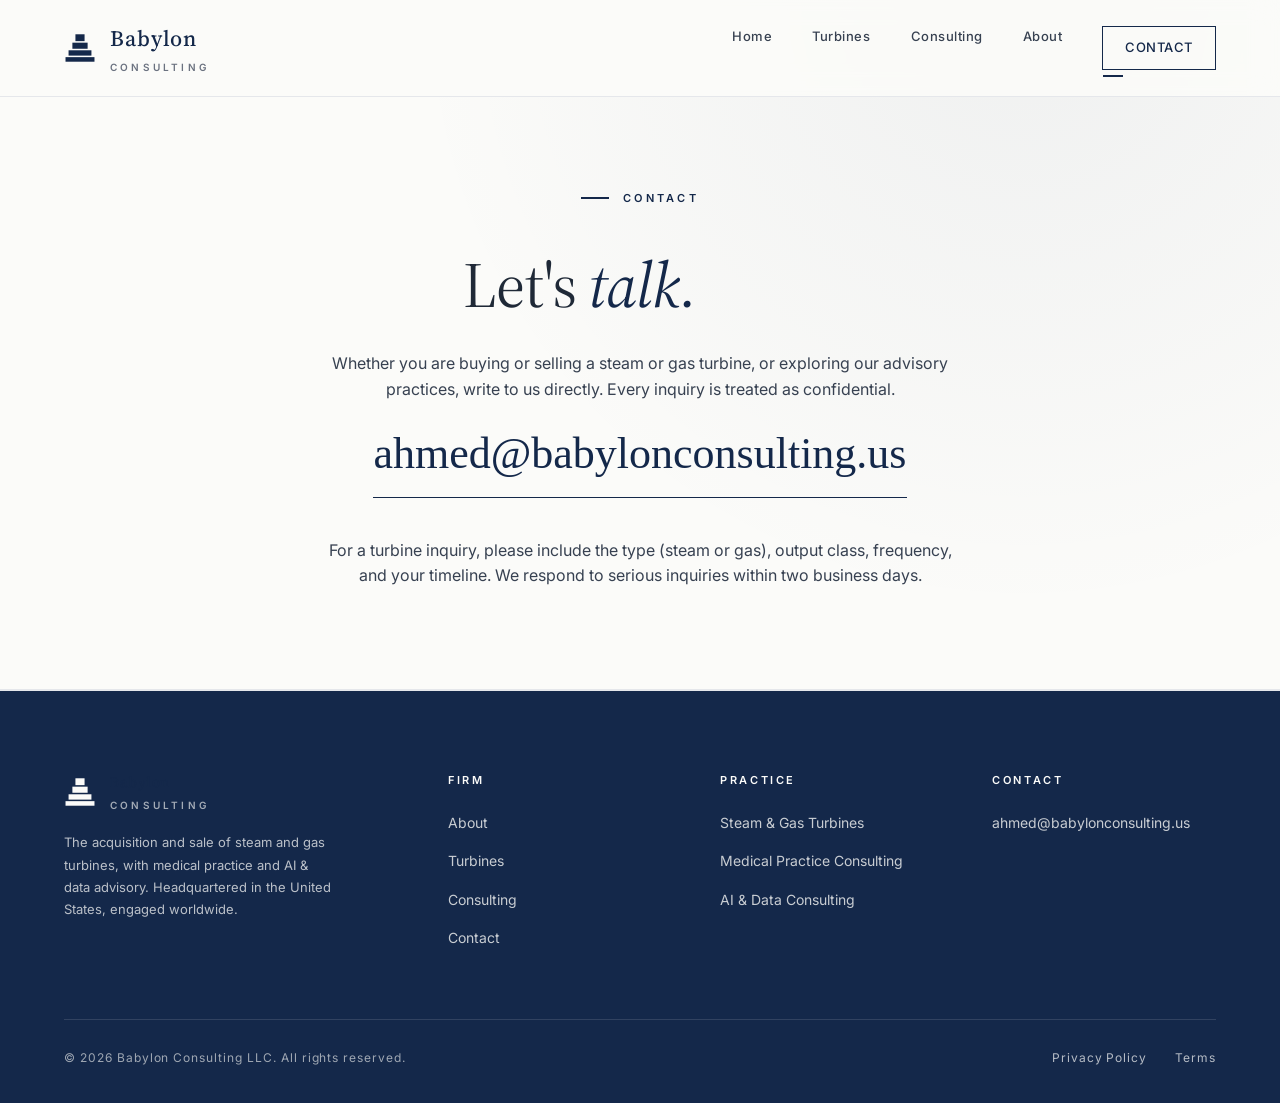
<file: contact.html>
<!DOCTYPE html>
<html lang="en">
<head>
<meta charset="UTF-8">
<meta name="viewport" content="width=device-width, initial-scale=1.0">
<title>Contact | Babylon Consulting</title>
<meta name="description" content="Contact Babylon Consulting by email about buying or selling steam and gas turbines, or our medical and AI advisory practices.">
<link rel="preconnect" href="https://fonts.googleapis.com">
<link rel="preconnect" href="https://fonts.gstatic.com" crossorigin>
<link href="https://fonts.googleapis.com/css2?family=Source+Serif+4:opsz,wght@8..60,300;8..60,400;8..60,500;8..60,600;8..60,700&family=Inter:wght@400;500;600&display=swap" rel="stylesheet">
<link rel="stylesheet" href="styles.css">
<link rel="icon" type="image/svg+xml" href="/favicon.svg">
<link rel="icon" type="image/png" sizes="32x32" href="/favicon-32x32.png">
<link rel="apple-touch-icon" href="/apple-touch-icon.png">
<meta property="og:image" content="https://www.babylonconsulting.us/brand/og-image.png">
<meta property="og:image:width" content="1200">
<meta property="og:image:height" content="630">
<meta name="twitter:card" content="summary_large_image">
<meta name="twitter:image" content="https://www.babylonconsulting.us/brand/og-image.png">
<style>
  .contact-center {
    max-width: 720px;
    margin: 0 auto;
    text-align: center;
  }
  .contact-center .email {
    display: inline-block;
    font-family: 'Cormorant Garamond', serif;
    font-size: clamp(28px, 4vw, 44px);
    color: var(--ivory);
    border-bottom: 1px solid var(--copper);
    padding-bottom: 6px;
    margin: 8px 0 40px;
    transition: color 0.25s var(--ease);
  }
  .contact-center .email:hover { color: var(--copper); }
  .contact-center .note { font-size: 16px; }
</style>
</head>
<body>

<nav class="nav">
  <a href="index.html" class="nav-brand">
    <span class="nav-brand-mark"></span>
    <span>Babylon<small>Consulting</small></span>
  </a>
  <div class="nav-links" id="navLinks">
    <a href="index.html">Home</a>
    <a href="turbines.html">Turbines</a>
    <a href="consulting.html">Consulting</a>
    <a href="about.html">About</a>
    <a href="contact.html" class="nav-cta active">Contact</a>
  </div>
  <button class="nav-burger" aria-label="Menu" onclick="document.getElementById('navLinks').classList.toggle('open')">
    <span></span><span></span><span></span>
  </button>
</nav>

<section class="page-hero">
  <div class="container">
    <div class="contact-center">
      <span class="eyebrow reveal" style="justify-content:center; display:inline-flex;">Contact</span>
      <h1 class="reveal delay-1" style="margin:24px 0 32px;">Let's <em class="italic copper">talk.</em></h1>
      <p class="reveal delay-2 note" style="margin:0 auto 8px;">Whether you are buying or selling a steam or gas turbine, or exploring our advisory practices, write to us directly. Every inquiry is treated as confidential.</p>
      <a class="email reveal delay-2" href="mailto:ahmed@babylonconsulting.us">ahmed@babylonconsulting.us</a>
      <p class="reveal delay-3 note" style="margin:0 auto;">For a turbine inquiry, please include the type (steam or gas), output class, frequency, and your timeline. We respond to serious inquiries within two business days.</p>
    </div>
  </div>
</section>

<footer class="footer">
  <div class="footer-inner">
    <div class="footer-brand">
      <a href="index.html" class="nav-brand" style="color:var(--ivory);">
        <span class="nav-brand-mark"></span>
        <span>Babylon<small>Consulting</small></span>
      </a>
      <p>The acquisition and sale of steam and gas turbines, with medical practice and AI &amp; data advisory. Headquartered in the United States, engaged worldwide.</p>
    </div>
    <div>
      <h5>Firm</h5>
      <ul>
        <li><a href="about.html">About</a></li>
        <li><a href="turbines.html">Turbines</a></li>
        <li><a href="consulting.html">Consulting</a></li>
        <li><a href="contact.html">Contact</a></li>
      </ul>
    </div>
    <div>
      <h5>Practice</h5>
      <ul>
        <li><a href="turbines.html">Steam &amp; Gas Turbines</a></li>
        <li><a href="consulting.html#medical">Medical Practice Consulting</a></li>
        <li><a href="consulting.html#ai">AI &amp; Data Consulting</a></li>
      </ul>
    </div>
    <div>
      <h5>Contact</h5>
      <ul>
        <li><a href="mailto:ahmed@babylonconsulting.us">ahmed@babylonconsulting.us</a></li>
      </ul>
    </div>
  </div>
  <div class="footer-bottom">
    <span>© 2026 Babylon Consulting LLC. All rights reserved.</span>
    <span>
      <a href="privacy-policy.html" style="margin-right:24px;">Privacy Policy</a>
      <a href="terms-and-conditions.html">Terms</a>
    </span>
  </div>
</footer>

<script>
  const observer = new IntersectionObserver((entries) => {
    entries.forEach((e) => { if (e.isIntersecting) e.target.classList.add('in'); });
  }, { threshold: 0.12 });
  document.querySelectorAll('.reveal').forEach((el) => observer.observe(el));
</script>
</body>
</html>
</file>
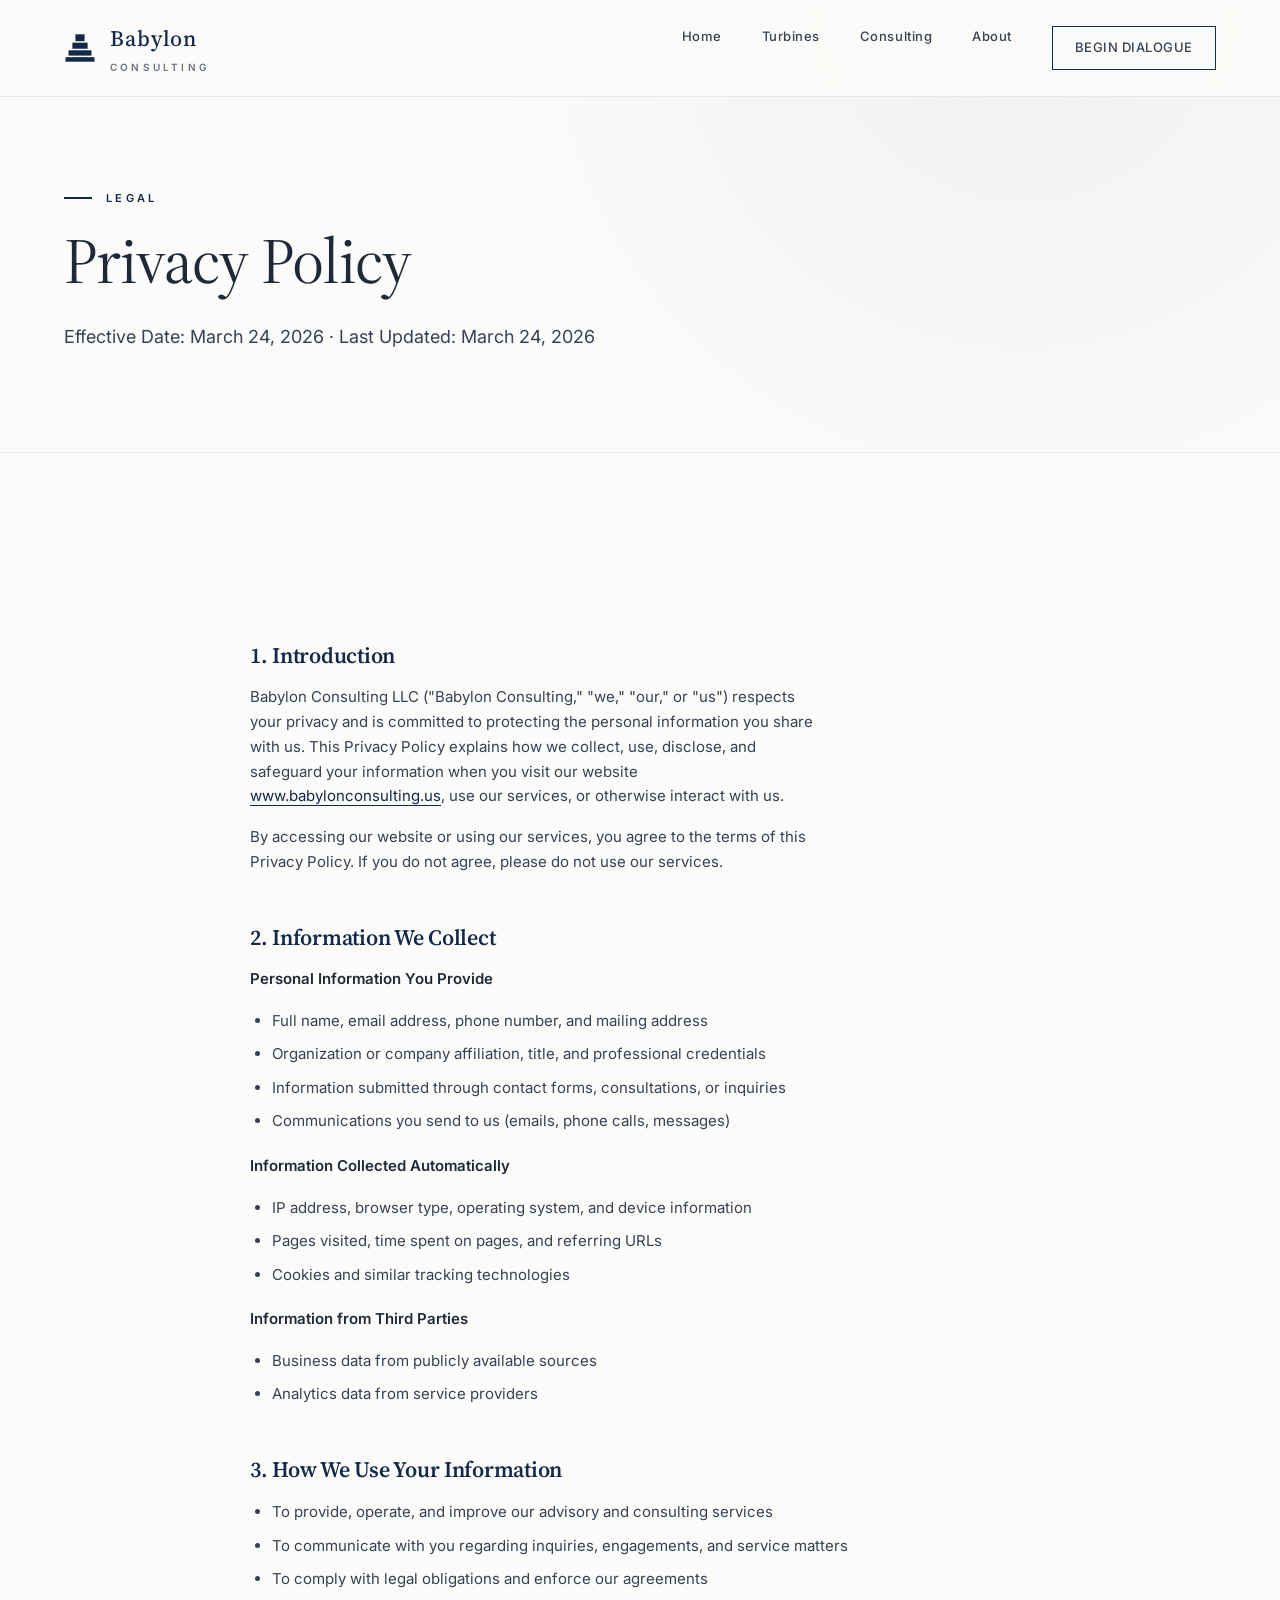
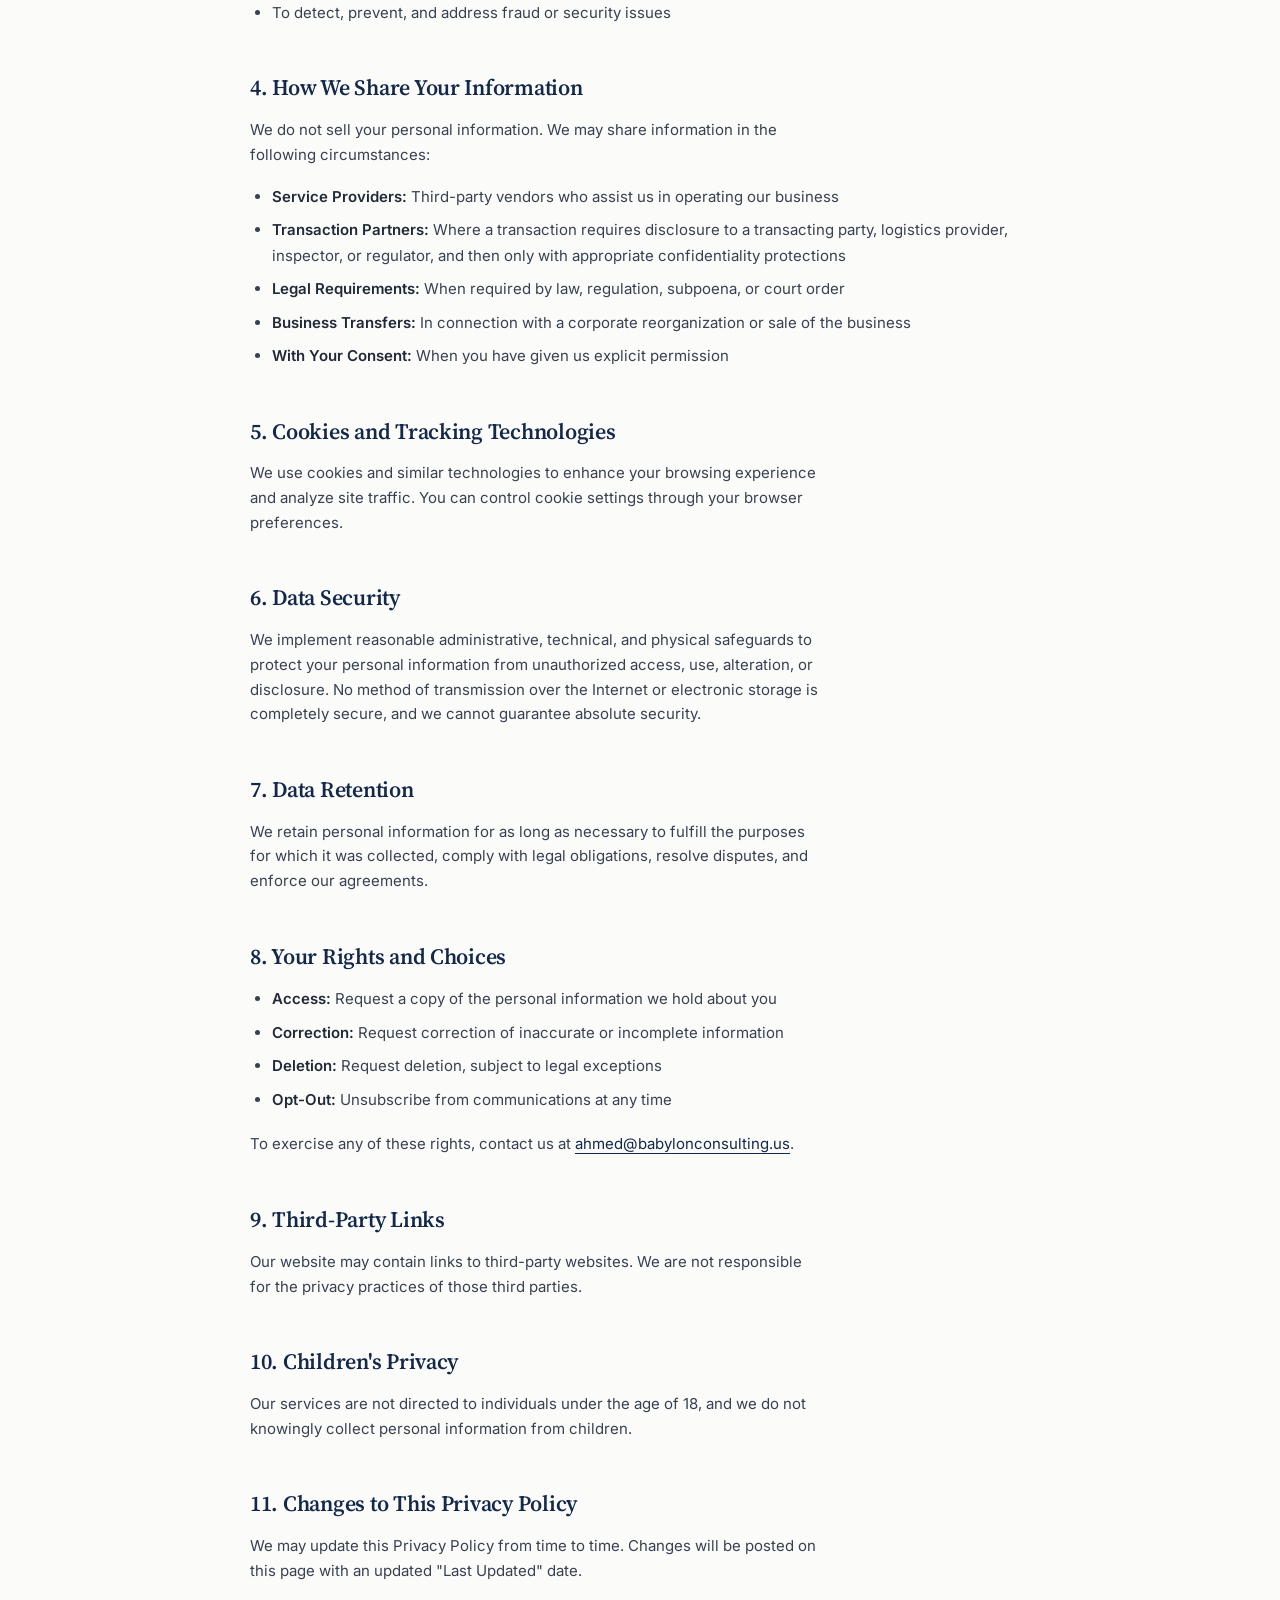
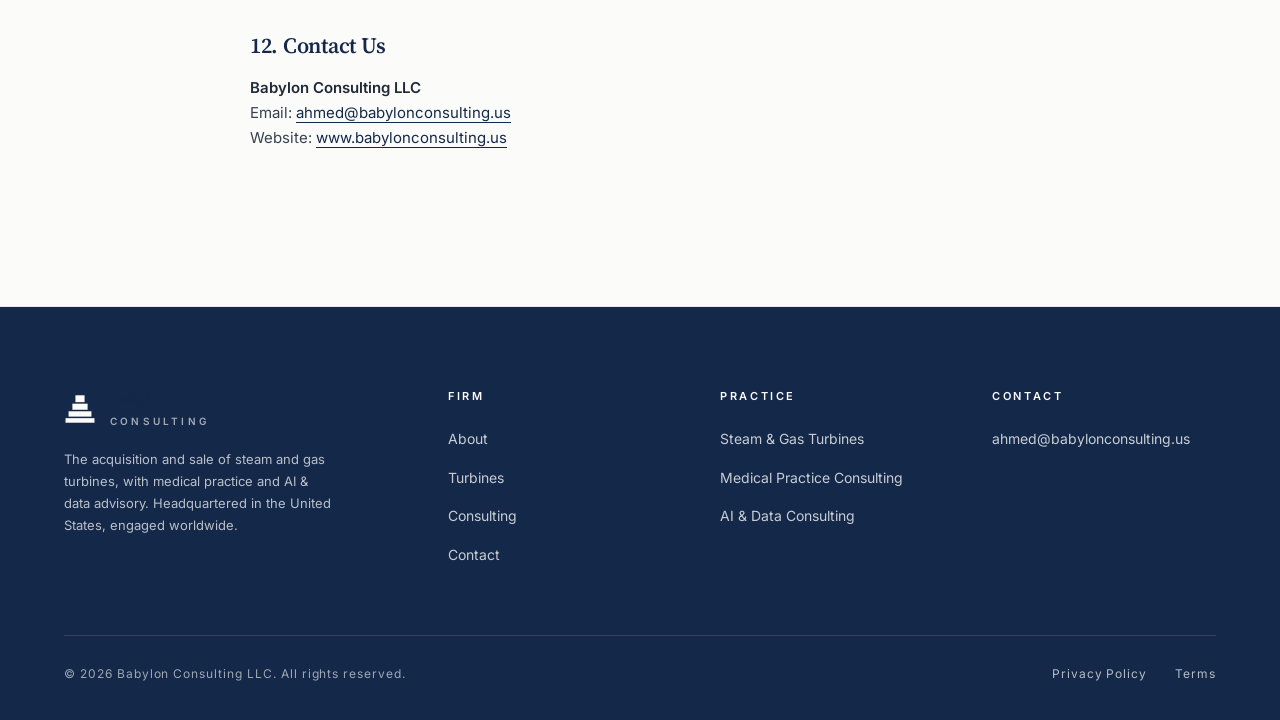
<file: privacy-policy.html>
<!DOCTYPE html>
<html lang="en">
<head>
<meta charset="UTF-8">
<meta name="viewport" content="width=device-width, initial-scale=1.0">
<title>Privacy Policy | Babylon Consulting</title>
<link rel="preconnect" href="https://fonts.googleapis.com">
<link rel="preconnect" href="https://fonts.gstatic.com" crossorigin>
<link href="https://fonts.googleapis.com/css2?family=Source+Serif+4:opsz,wght@8..60,300;8..60,400;8..60,500;8..60,600;8..60,700&family=Inter:wght@400;500;600&display=swap" rel="stylesheet">
<link rel="stylesheet" href="styles.css">
<link rel="icon" type="image/svg+xml" href="/favicon.svg">
<link rel="icon" type="image/png" sizes="32x32" href="/favicon-32x32.png">
<link rel="apple-touch-icon" href="/apple-touch-icon.png">
<meta property="og:image" content="https://www.babylonconsulting.us/brand/og-image.png">
<meta property="og:image:width" content="1200">
<meta property="og:image:height" content="630">
<meta name="twitter:card" content="summary_large_image">
<meta name="twitter:image" content="https://www.babylonconsulting.us/brand/og-image.png">
</head>
<body>

<nav class="nav">
  <a href="index.html" class="nav-brand">
    <span class="nav-brand-mark"></span>
    <span>Babylon<small>Consulting</small></span>
  </a>
  <div class="nav-links" id="navLinks">
    <a href="index.html">Home</a>
    <a href="turbines.html">Turbines</a>
    <a href="consulting.html">Consulting</a>
    <a href="about.html">About</a>
    <a href="contact.html" class="nav-cta">Begin Dialogue</a>
  </div>
  <button class="nav-burger" aria-label="Menu" onclick="document.getElementById('navLinks').classList.toggle('open')">
    <span></span><span></span><span></span>
  </button>
</nav>

<section class="page-hero">
  <div class="container">
    <span class="eyebrow">Legal</span>
    <h1>Privacy Policy</h1>
    <p>Effective Date: March 24, 2026 · Last Updated: March 24, 2026</p>
  </div>
</section>

<section class="section">
  <div class="prose">

    <h3>1. Introduction</h3>
    <p>Babylon Consulting LLC ("Babylon Consulting," "we," "our," or "us") respects your privacy and is committed to protecting the personal information you share with us. This Privacy Policy explains how we collect, use, disclose, and safeguard your information when you visit our website <a href="https://www.babylonconsulting.us">www.babylonconsulting.us</a>, use our services, or otherwise interact with us.</p>
    <p>By accessing our website or using our services, you agree to the terms of this Privacy Policy. If you do not agree, please do not use our services.</p>

    <h3>2. Information We Collect</h3>
    <p><strong>Personal Information You Provide</strong></p>
    <ul>
      <li>Full name, email address, phone number, and mailing address</li>
      <li>Organization or company affiliation, title, and professional credentials</li>
      <li>Information submitted through contact forms, consultations, or inquiries</li>
      <li>Communications you send to us (emails, phone calls, messages)</li>
    </ul>
    <p><strong>Information Collected Automatically</strong></p>
    <ul>
      <li>IP address, browser type, operating system, and device information</li>
      <li>Pages visited, time spent on pages, and referring URLs</li>
      <li>Cookies and similar tracking technologies</li>
    </ul>
    <p><strong>Information from Third Parties</strong></p>
    <ul>
      <li>Business data from publicly available sources</li>
      <li>Analytics data from service providers</li>
    </ul>

    <h3>3. How We Use Your Information</h3>
    <ul>
      <li>To provide, operate, and improve our advisory and consulting services</li>
      <li>To communicate with you regarding inquiries, engagements, and service matters</li>
      <li>To comply with legal obligations and enforce our agreements</li>
      <li>To detect, prevent, and address fraud or security issues</li>
    </ul>

    <h3>4. How We Share Your Information</h3>
    <p>We do not sell your personal information. We may share information in the following circumstances:</p>
    <ul>
      <li><strong>Service Providers:</strong> Third-party vendors who assist us in operating our business</li>
      <li><strong>Transaction Partners:</strong> Where a transaction requires disclosure to a transacting party, logistics provider, inspector, or regulator, and then only with appropriate confidentiality protections</li>
      <li><strong>Legal Requirements:</strong> When required by law, regulation, subpoena, or court order</li>
      <li><strong>Business Transfers:</strong> In connection with a corporate reorganization or sale of the business</li>
      <li><strong>With Your Consent:</strong> When you have given us explicit permission</li>
    </ul>

    <h3>5. Cookies and Tracking Technologies</h3>
    <p>We use cookies and similar technologies to enhance your browsing experience and analyze site traffic. You can control cookie settings through your browser preferences.</p>

    <h3>6. Data Security</h3>
    <p>We implement reasonable administrative, technical, and physical safeguards to protect your personal information from unauthorized access, use, alteration, or disclosure. No method of transmission over the Internet or electronic storage is completely secure, and we cannot guarantee absolute security.</p>

    <h3>7. Data Retention</h3>
    <p>We retain personal information for as long as necessary to fulfill the purposes for which it was collected, comply with legal obligations, resolve disputes, and enforce our agreements.</p>

    <h3>8. Your Rights and Choices</h3>
    <ul>
      <li><strong>Access:</strong> Request a copy of the personal information we hold about you</li>
      <li><strong>Correction:</strong> Request correction of inaccurate or incomplete information</li>
      <li><strong>Deletion:</strong> Request deletion, subject to legal exceptions</li>
      <li><strong>Opt-Out:</strong> Unsubscribe from communications at any time</li>
    </ul>
    <p>To exercise any of these rights, contact us at <a href="mailto:ahmed@babylonconsulting.us">ahmed@babylonconsulting.us</a>.</p>

    <h3>9. Third-Party Links</h3>
    <p>Our website may contain links to third-party websites. We are not responsible for the privacy practices of those third parties.</p>

    <h3>10. Children's Privacy</h3>
    <p>Our services are not directed to individuals under the age of 18, and we do not knowingly collect personal information from children.</p>

    <h3>11. Changes to This Privacy Policy</h3>
    <p>We may update this Privacy Policy from time to time. Changes will be posted on this page with an updated "Last Updated" date.</p>

    <h3>12. Contact Us</h3>
    <p><strong>Babylon Consulting LLC</strong><br>
      Email: <a href="mailto:ahmed@babylonconsulting.us">ahmed@babylonconsulting.us</a><br>
      Website: <a href="https://www.babylonconsulting.us">www.babylonconsulting.us</a></p>

  </div>
</section>

<footer class="footer">
  <div class="footer-inner">
    <div class="footer-brand">
      <a href="index.html" class="nav-brand" style="color:var(--ivory);">
        <span class="nav-brand-mark"></span>
        <span>Babylon<small>Consulting</small></span>
      </a>
      <p>The acquisition and sale of steam and gas turbines, with medical practice and AI &amp; data advisory. Headquartered in the United States, engaged worldwide.</p>
    </div>
    <div>
      <h5>Firm</h5>
      <ul>
        <li><a href="about.html">About</a></li>
        <li><a href="turbines.html">Turbines</a></li>
        <li><a href="consulting.html">Consulting</a></li>
        <li><a href="contact.html">Contact</a></li>
      </ul>
    </div>
    <div>
      <h5>Practice</h5>
      <ul>
        <li><a href="turbines.html">Steam &amp; Gas Turbines</a></li>
        <li><a href="consulting.html#medical">Medical Practice Consulting</a></li>
        <li><a href="consulting.html#ai">AI &amp; Data Consulting</a></li>
      </ul>
    </div>
    <div>
      <h5>Contact</h5>
      <ul>
        <li><a href="mailto:ahmed@babylonconsulting.us">ahmed@babylonconsulting.us</a></li>
      </ul>
    </div>
  </div>
  <div class="footer-bottom">
    <span>© 2026 Babylon Consulting LLC. All rights reserved.</span>
    <span>
      <a href="privacy-policy.html" style="margin-right:24px;">Privacy Policy</a>
      <a href="terms-and-conditions.html">Terms</a>
    </span>
  </div>
</footer>

</body>
</html>
</file>
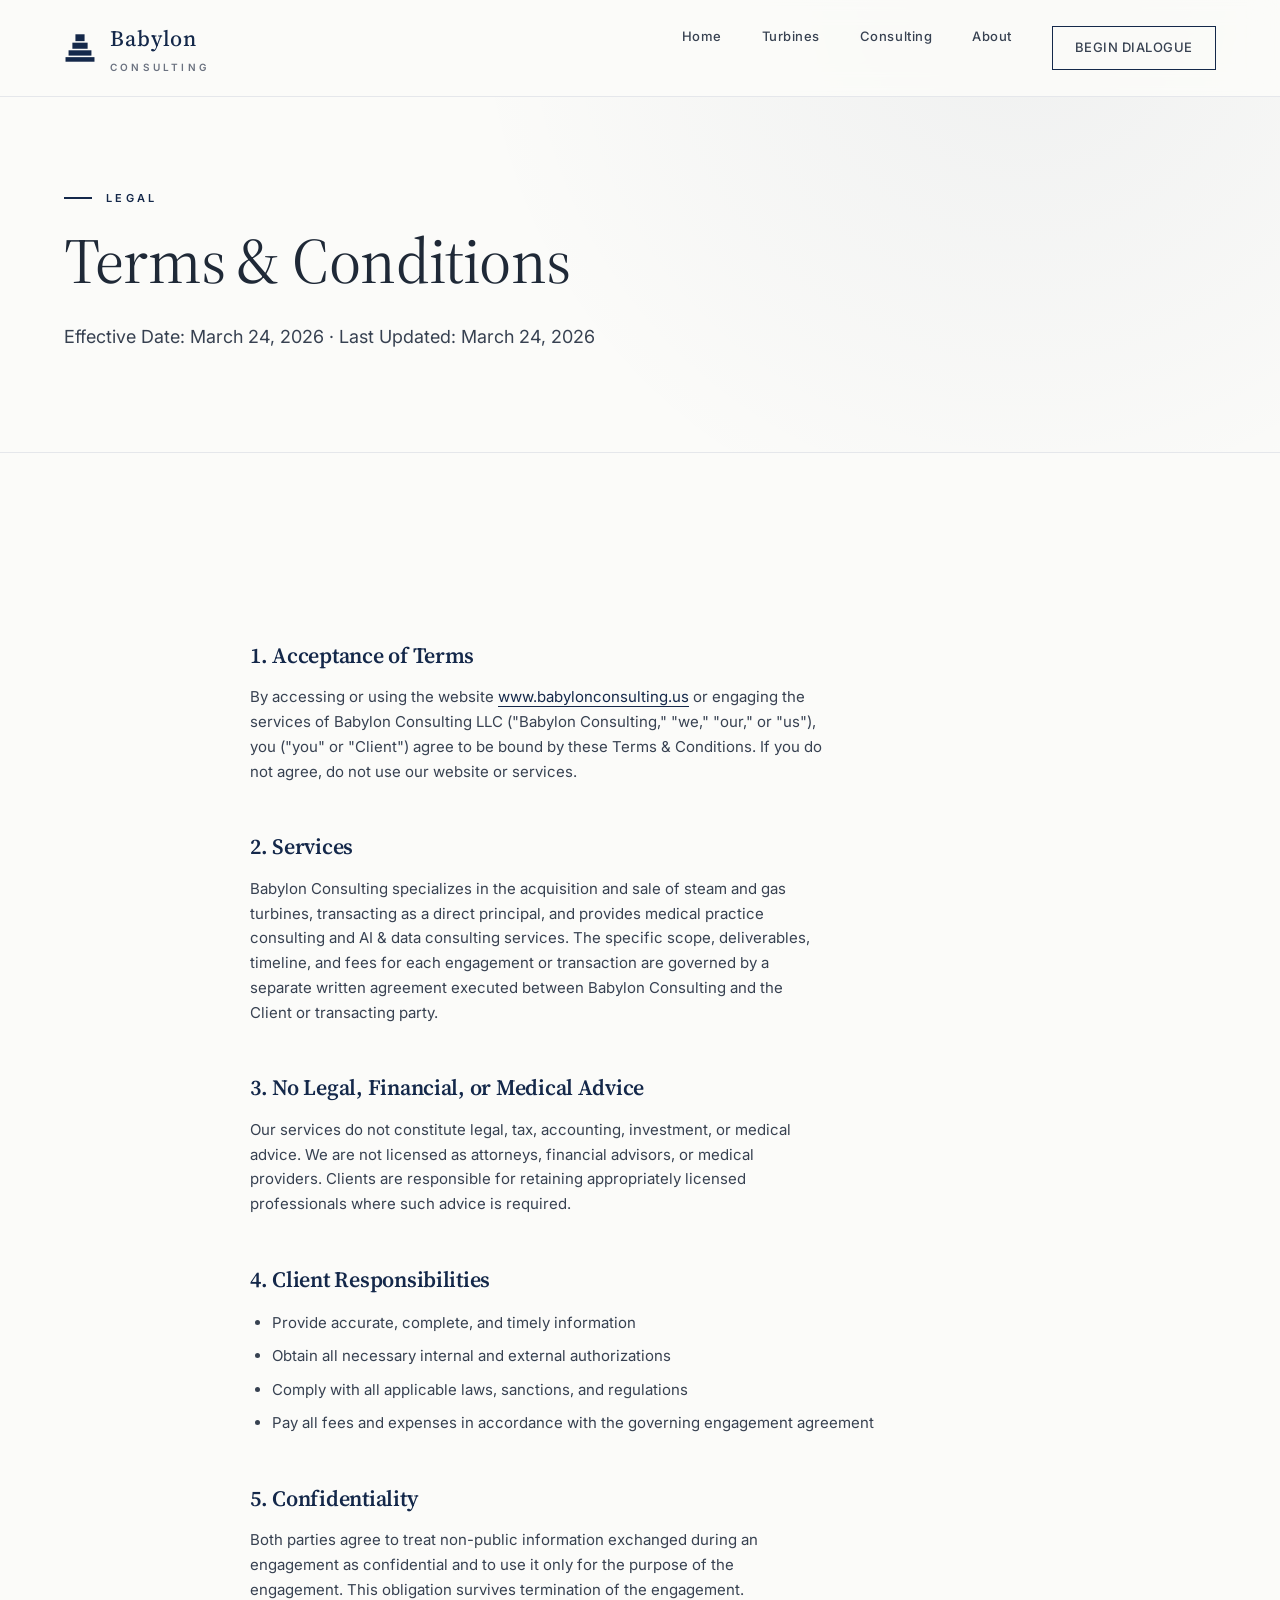
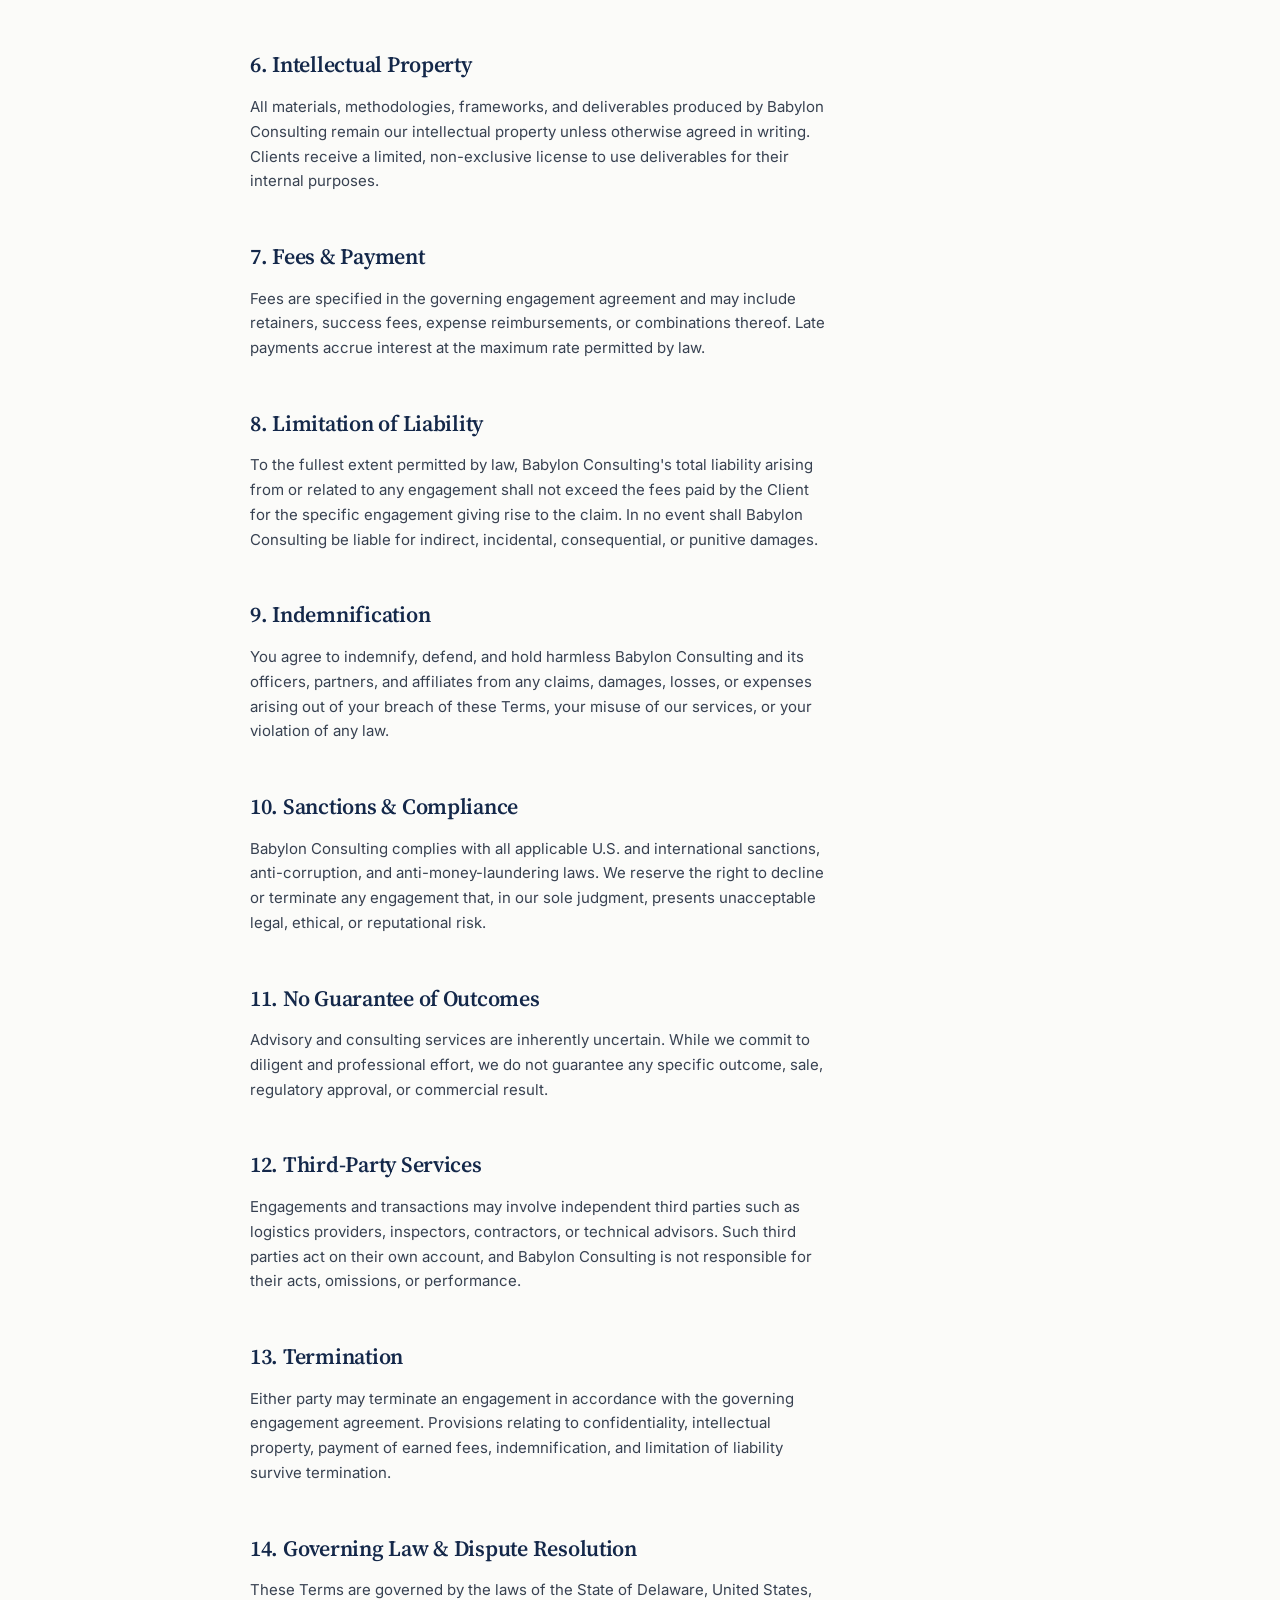
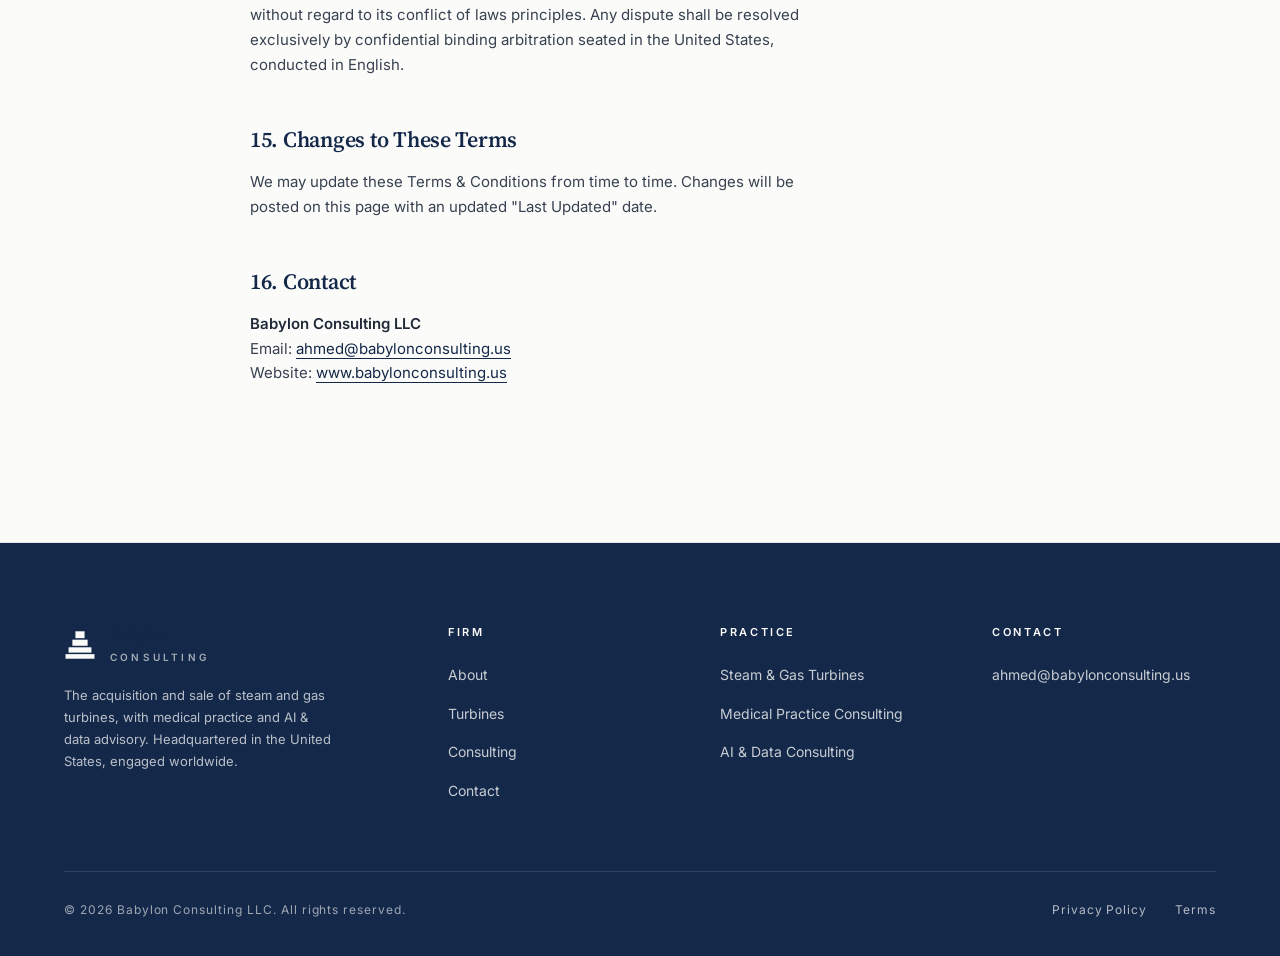
<file: terms-and-conditions.html>
<!DOCTYPE html>
<html lang="en">
<head>
<meta charset="UTF-8">
<meta name="viewport" content="width=device-width, initial-scale=1.0">
<title>Terms & Conditions | Babylon Consulting</title>
<link rel="preconnect" href="https://fonts.googleapis.com">
<link rel="preconnect" href="https://fonts.gstatic.com" crossorigin>
<link href="https://fonts.googleapis.com/css2?family=Source+Serif+4:opsz,wght@8..60,300;8..60,400;8..60,500;8..60,600;8..60,700&family=Inter:wght@400;500;600&display=swap" rel="stylesheet">
<link rel="stylesheet" href="styles.css">
<link rel="icon" type="image/svg+xml" href="/favicon.svg">
<link rel="icon" type="image/png" sizes="32x32" href="/favicon-32x32.png">
<link rel="apple-touch-icon" href="/apple-touch-icon.png">
<meta property="og:image" content="https://www.babylonconsulting.us/brand/og-image.png">
<meta property="og:image:width" content="1200">
<meta property="og:image:height" content="630">
<meta name="twitter:card" content="summary_large_image">
<meta name="twitter:image" content="https://www.babylonconsulting.us/brand/og-image.png">
</head>
<body>

<nav class="nav">
  <a href="index.html" class="nav-brand">
    <span class="nav-brand-mark"></span>
    <span>Babylon<small>Consulting</small></span>
  </a>
  <div class="nav-links" id="navLinks">
    <a href="index.html">Home</a>
    <a href="turbines.html">Turbines</a>
    <a href="consulting.html">Consulting</a>
    <a href="about.html">About</a>
    <a href="contact.html" class="nav-cta">Begin Dialogue</a>
  </div>
  <button class="nav-burger" aria-label="Menu" onclick="document.getElementById('navLinks').classList.toggle('open')">
    <span></span><span></span><span></span>
  </button>
</nav>

<section class="page-hero">
  <div class="container">
    <span class="eyebrow">Legal</span>
    <h1>Terms &amp; Conditions</h1>
    <p>Effective Date: March 24, 2026 · Last Updated: March 24, 2026</p>
  </div>
</section>

<section class="section">
  <div class="prose">

    <h3>1. Acceptance of Terms</h3>
    <p>By accessing or using the website <a href="https://www.babylonconsulting.us">www.babylonconsulting.us</a> or engaging the services of Babylon Consulting LLC ("Babylon Consulting," "we," "our," or "us"), you ("you" or "Client") agree to be bound by these Terms &amp; Conditions. If you do not agree, do not use our website or services.</p>

    <h3>2. Services</h3>
    <p>Babylon Consulting specializes in the acquisition and sale of steam and gas turbines, transacting as a direct principal, and provides medical practice consulting and AI &amp; data consulting services. The specific scope, deliverables, timeline, and fees for each engagement or transaction are governed by a separate written agreement executed between Babylon Consulting and the Client or transacting party.</p>

    <h3>3. No Legal, Financial, or Medical Advice</h3>
    <p>Our services do not constitute legal, tax, accounting, investment, or medical advice. We are not licensed as attorneys, financial advisors, or medical providers. Clients are responsible for retaining appropriately licensed professionals where such advice is required.</p>

    <h3>4. Client Responsibilities</h3>
    <ul>
      <li>Provide accurate, complete, and timely information</li>
      <li>Obtain all necessary internal and external authorizations</li>
      <li>Comply with all applicable laws, sanctions, and regulations</li>
      <li>Pay all fees and expenses in accordance with the governing engagement agreement</li>
    </ul>

    <h3>5. Confidentiality</h3>
    <p>Both parties agree to treat non-public information exchanged during an engagement as confidential and to use it only for the purpose of the engagement. This obligation survives termination of the engagement.</p>

    <h3>6. Intellectual Property</h3>
    <p>All materials, methodologies, frameworks, and deliverables produced by Babylon Consulting remain our intellectual property unless otherwise agreed in writing. Clients receive a limited, non-exclusive license to use deliverables for their internal purposes.</p>

    <h3>7. Fees &amp; Payment</h3>
    <p>Fees are specified in the governing engagement agreement and may include retainers, success fees, expense reimbursements, or combinations thereof. Late payments accrue interest at the maximum rate permitted by law.</p>

    <h3>8. Limitation of Liability</h3>
    <p>To the fullest extent permitted by law, Babylon Consulting's total liability arising from or related to any engagement shall not exceed the fees paid by the Client for the specific engagement giving rise to the claim. In no event shall Babylon Consulting be liable for indirect, incidental, consequential, or punitive damages.</p>

    <h3>9. Indemnification</h3>
    <p>You agree to indemnify, defend, and hold harmless Babylon Consulting and its officers, partners, and affiliates from any claims, damages, losses, or expenses arising out of your breach of these Terms, your misuse of our services, or your violation of any law.</p>

    <h3>10. Sanctions &amp; Compliance</h3>
    <p>Babylon Consulting complies with all applicable U.S. and international sanctions, anti-corruption, and anti-money-laundering laws. We reserve the right to decline or terminate any engagement that, in our sole judgment, presents unacceptable legal, ethical, or reputational risk.</p>

    <h3>11. No Guarantee of Outcomes</h3>
    <p>Advisory and consulting services are inherently uncertain. While we commit to diligent and professional effort, we do not guarantee any specific outcome, sale, regulatory approval, or commercial result.</p>

    <h3>12. Third-Party Services</h3>
    <p>Engagements and transactions may involve independent third parties such as logistics providers, inspectors, contractors, or technical advisors. Such third parties act on their own account, and Babylon Consulting is not responsible for their acts, omissions, or performance.</p>

    <h3>13. Termination</h3>
    <p>Either party may terminate an engagement in accordance with the governing engagement agreement. Provisions relating to confidentiality, intellectual property, payment of earned fees, indemnification, and limitation of liability survive termination.</p>

    <h3>14. Governing Law &amp; Dispute Resolution</h3>
    <p>These Terms are governed by the laws of the State of Delaware, United States, without regard to its conflict of laws principles. Any dispute shall be resolved exclusively by confidential binding arbitration seated in the United States, conducted in English.</p>

    <h3>15. Changes to These Terms</h3>
    <p>We may update these Terms &amp; Conditions from time to time. Changes will be posted on this page with an updated "Last Updated" date.</p>

    <h3>16. Contact</h3>
    <p><strong>Babylon Consulting LLC</strong><br>
      Email: <a href="mailto:ahmed@babylonconsulting.us">ahmed@babylonconsulting.us</a><br>
      Website: <a href="https://www.babylonconsulting.us">www.babylonconsulting.us</a></p>

  </div>
</section>

<footer class="footer">
  <div class="footer-inner">
    <div class="footer-brand">
      <a href="index.html" class="nav-brand" style="color:var(--ivory);">
        <span class="nav-brand-mark"></span>
        <span>Babylon<small>Consulting</small></span>
      </a>
      <p>The acquisition and sale of steam and gas turbines, with medical practice and AI &amp; data advisory. Headquartered in the United States, engaged worldwide.</p>
    </div>
    <div>
      <h5>Firm</h5>
      <ul>
        <li><a href="about.html">About</a></li>
        <li><a href="turbines.html">Turbines</a></li>
        <li><a href="consulting.html">Consulting</a></li>
        <li><a href="contact.html">Contact</a></li>
      </ul>
    </div>
    <div>
      <h5>Practice</h5>
      <ul>
        <li><a href="turbines.html">Steam &amp; Gas Turbines</a></li>
        <li><a href="consulting.html#medical">Medical Practice Consulting</a></li>
        <li><a href="consulting.html#ai">AI &amp; Data Consulting</a></li>
      </ul>
    </div>
    <div>
      <h5>Contact</h5>
      <ul>
        <li><a href="mailto:ahmed@babylonconsulting.us">ahmed@babylonconsulting.us</a></li>
      </ul>
    </div>
  </div>
  <div class="footer-bottom">
    <span>© 2026 Babylon Consulting LLC. All rights reserved.</span>
    <span>
      <a href="privacy-policy.html" style="margin-right:24px;">Privacy Policy</a>
      <a href="terms-and-conditions.html">Terms</a>
    </span>
  </div>
</footer>

</body>
</html>
</file>
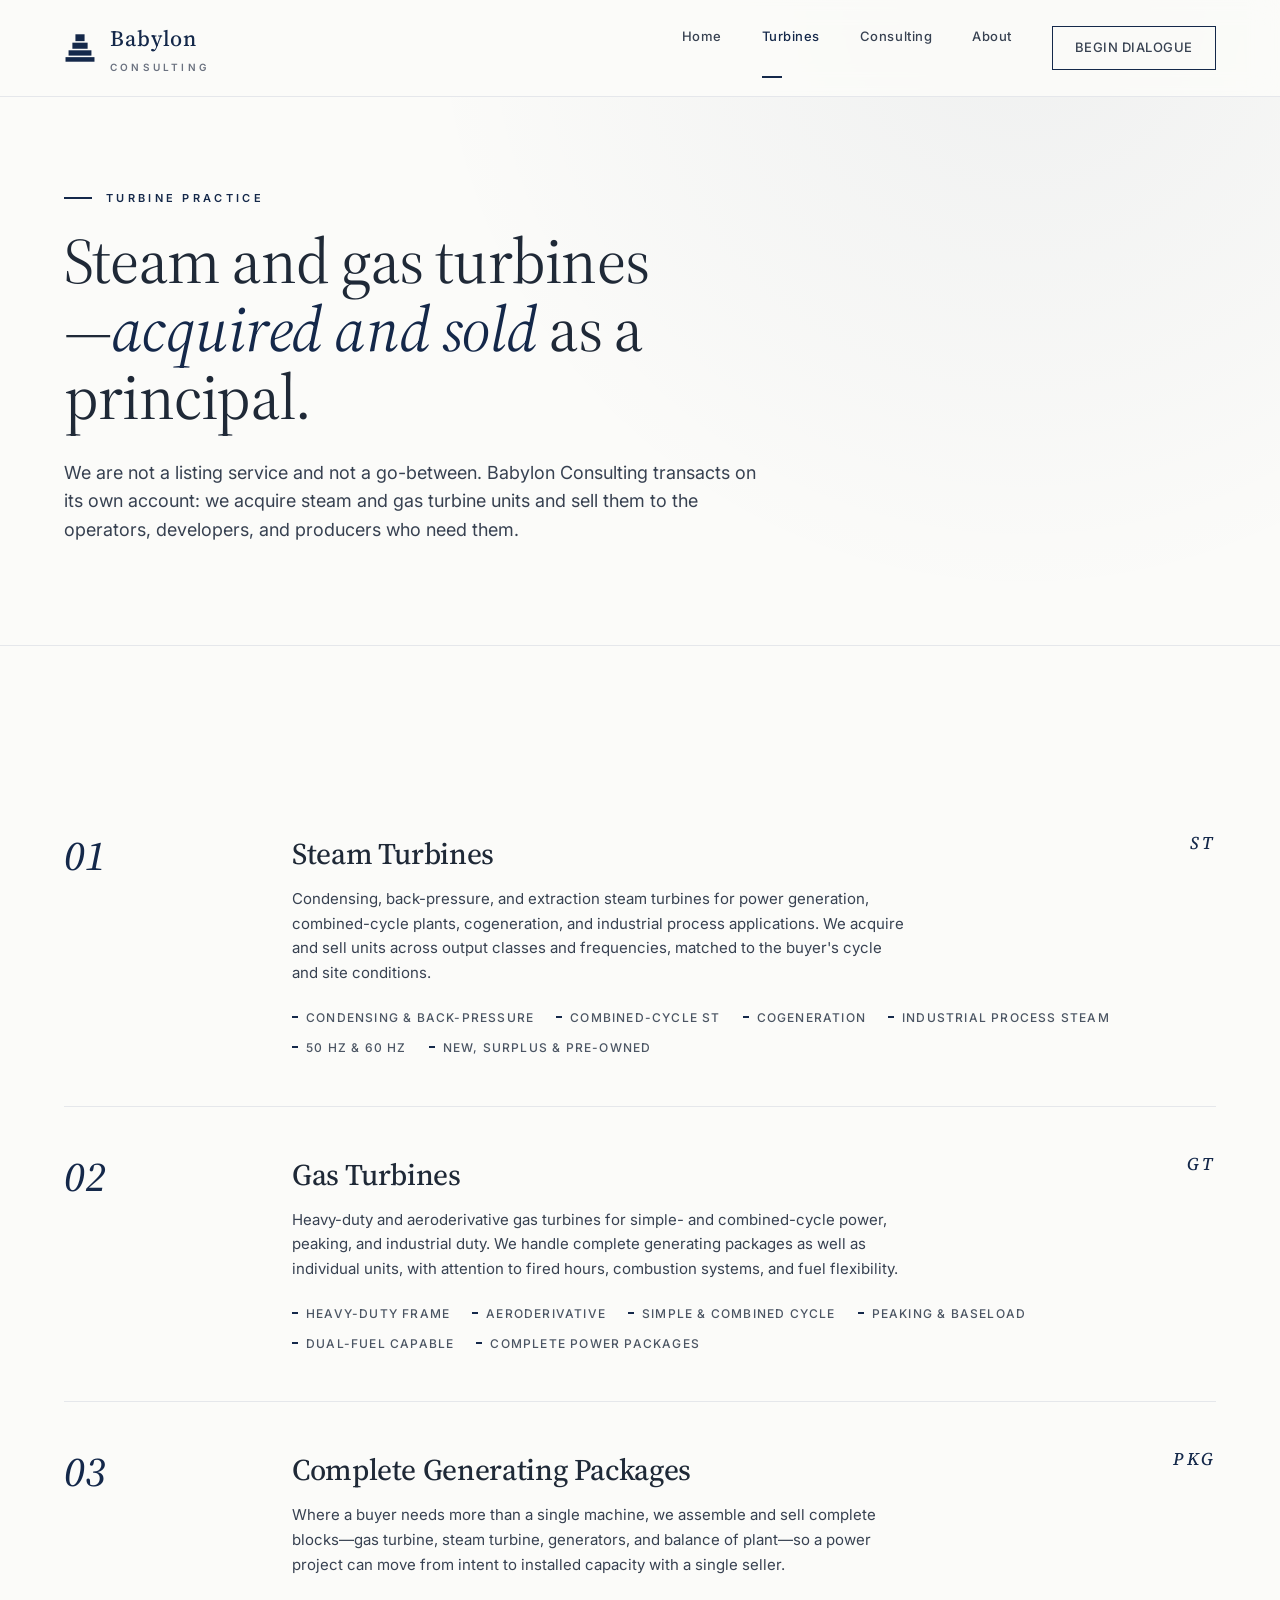
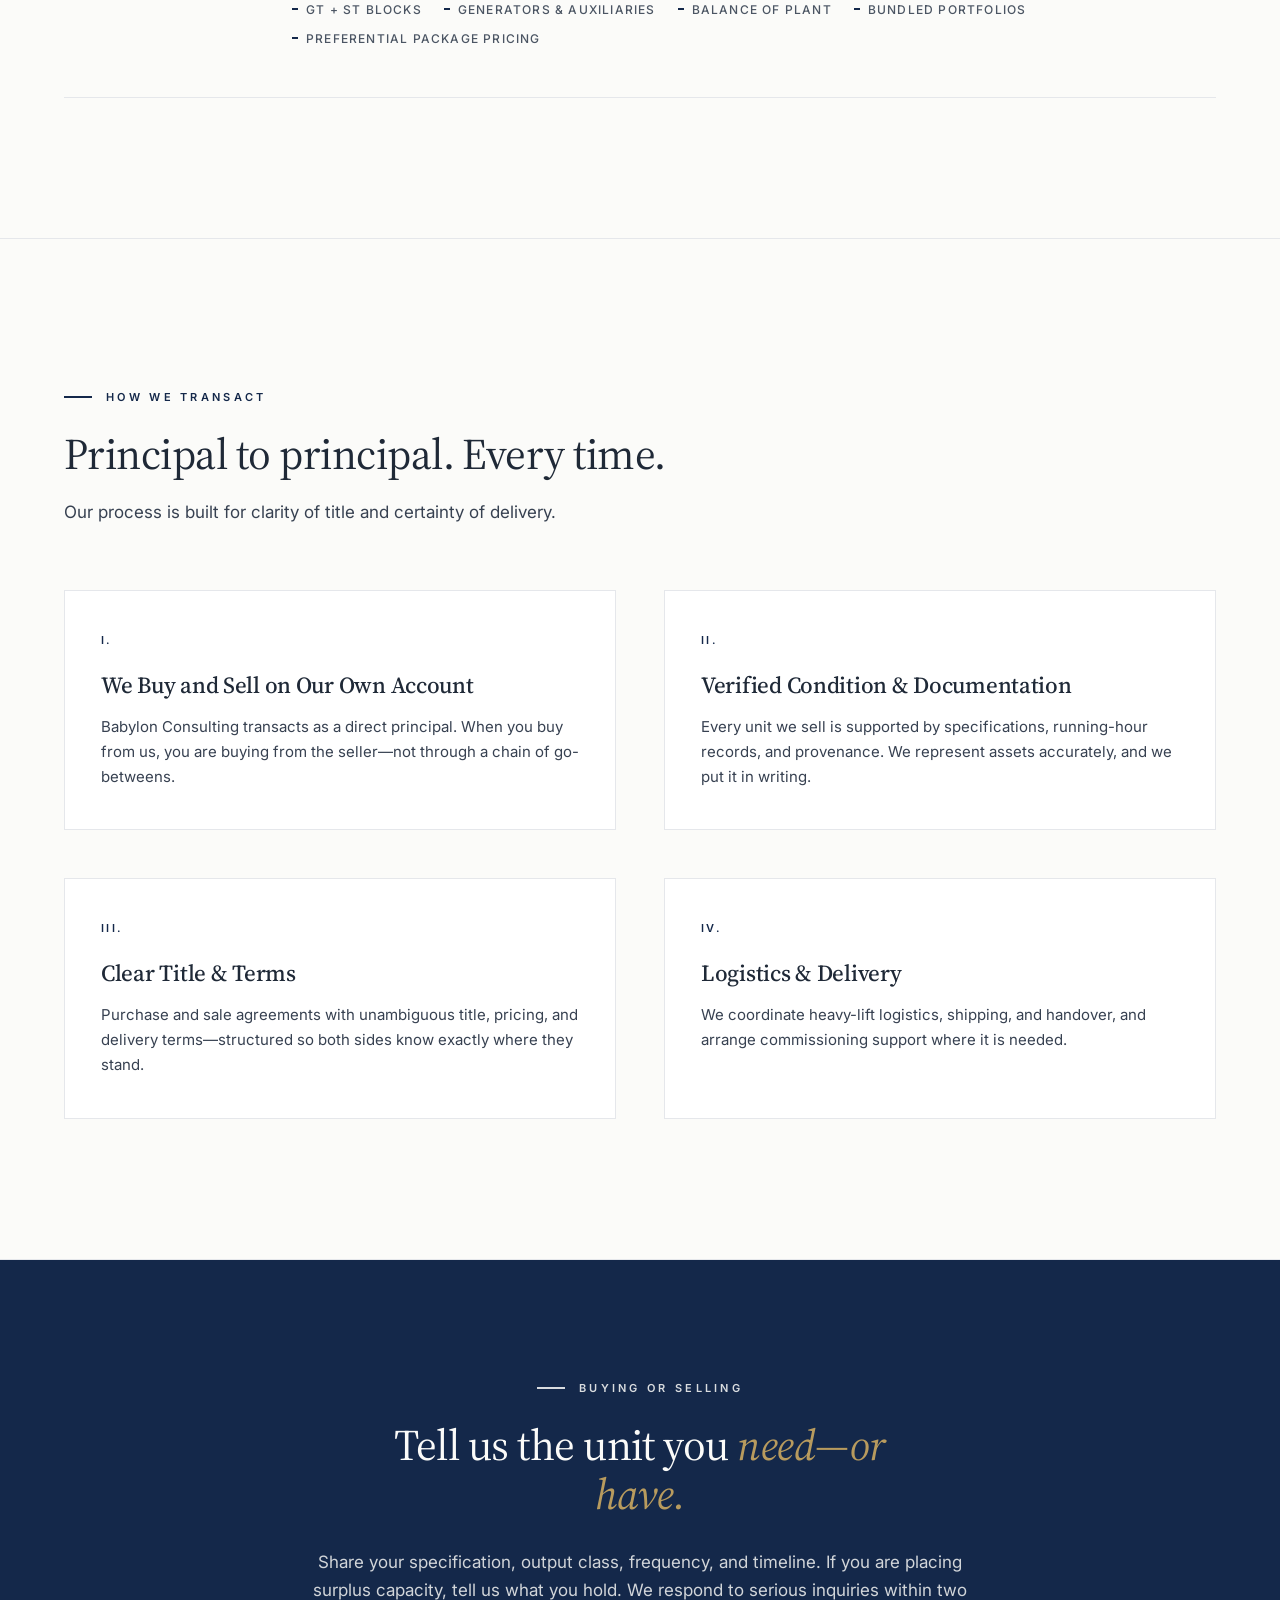
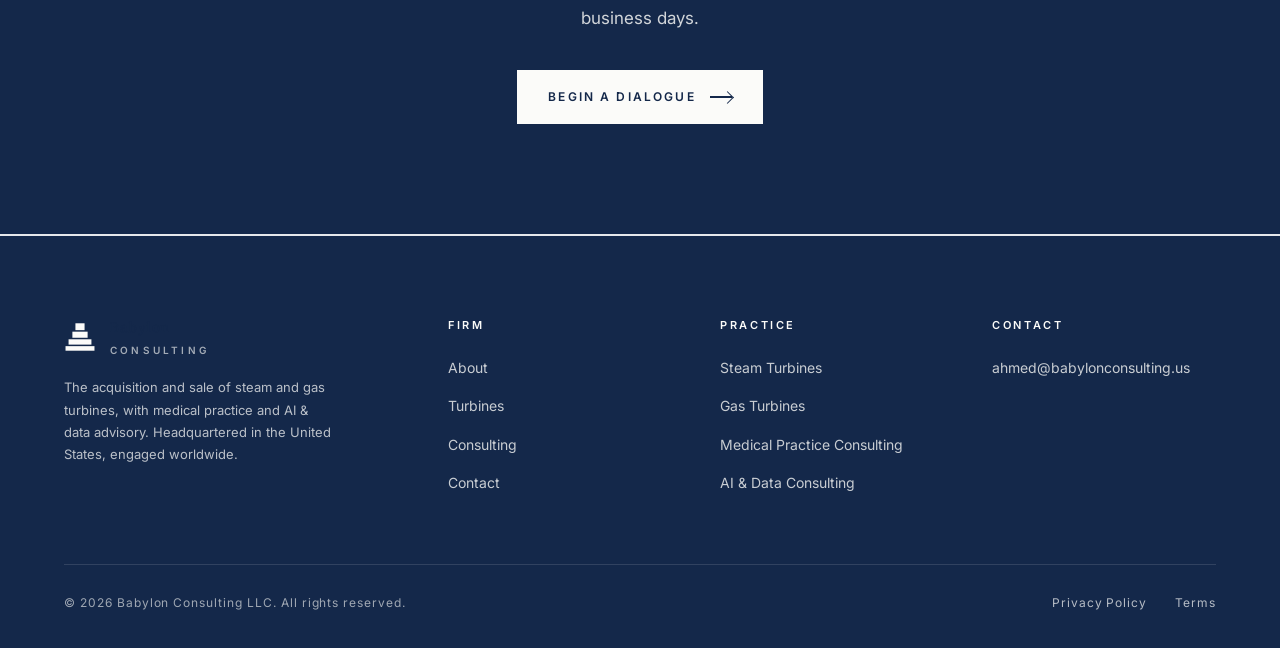
<file: turbines.html>
<!DOCTYPE html>
<html lang="en">
<head>
<meta charset="UTF-8">
<meta name="viewport" content="width=device-width, initial-scale=1.0">
<title>Turbines | Babylon Consulting — Steam & Gas Turbine Acquisition & Sale</title>
<meta name="description" content="Babylon Consulting acquires and sells steam and gas turbines as a direct principal — new, surplus, and pre-owned units for power generation and industry worldwide.">
<link rel="preconnect" href="https://fonts.googleapis.com">
<link rel="preconnect" href="https://fonts.gstatic.com" crossorigin>
<link href="https://fonts.googleapis.com/css2?family=Source+Serif+4:opsz,wght@8..60,300;8..60,400;8..60,500;8..60,600;8..60,700&family=Inter:wght@400;500;600&display=swap" rel="stylesheet">
<link rel="stylesheet" href="styles.css">
<link rel="icon" type="image/svg+xml" href="/favicon.svg">
<link rel="icon" type="image/png" sizes="32x32" href="/favicon-32x32.png">
<link rel="apple-touch-icon" href="/apple-touch-icon.png">
<meta property="og:image" content="https://www.babylonconsulting.us/brand/og-image.png">
<meta property="og:image:width" content="1200">
<meta property="og:image:height" content="630">
<meta name="twitter:card" content="summary_large_image">
<meta name="twitter:image" content="https://www.babylonconsulting.us/brand/og-image.png">
</head>
<body>

<nav class="nav">
  <a href="index.html" class="nav-brand">
    <span class="nav-brand-mark"></span>
    <span>Babylon<small>Consulting</small></span>
  </a>
  <div class="nav-links" id="navLinks">
    <a href="index.html">Home</a>
    <a href="turbines.html" class="active">Turbines</a>
    <a href="consulting.html">Consulting</a>
    <a href="about.html">About</a>
    <a href="contact.html" class="nav-cta">Begin Dialogue</a>
  </div>
  <button class="nav-burger" aria-label="Menu" onclick="document.getElementById('navLinks').classList.toggle('open')">
    <span></span><span></span><span></span>
  </button>
</nav>

<section class="page-hero">
  <div class="container">
    <span class="eyebrow reveal">Turbine Practice</span>
    <h1 class="reveal delay-1">Steam and gas turbines—<em class="italic copper">acquired and sold</em> as a principal.</h1>
    <p class="reveal delay-2">We are not a listing service and not a go-between. Babylon Consulting transacts on its own account: we acquire steam and gas turbine units and sell them to the operators, developers, and producers who need them.</p>
  </div>
</section>

<section class="section">
  <div class="container">

    <div id="steam" class="sector-row reveal">
      <div class="sector-icon">01</div>
      <div class="sector-body">
        <h3>Steam Turbines</h3>
        <p>Condensing, back-pressure, and extraction steam turbines for power generation, combined-cycle plants, cogeneration, and industrial process applications. We acquire and sell units across output classes and frequencies, matched to the buyer's cycle and site conditions.</p>
        <ul>
          <li>Condensing &amp; Back-Pressure</li>
          <li>Combined-Cycle ST</li>
          <li>Cogeneration</li>
          <li>Industrial Process Steam</li>
          <li>50 Hz &amp; 60 Hz</li>
          <li>New, Surplus &amp; Pre-Owned</li>
        </ul>
      </div>
      <div class="sector-icon" style="font-size:18px; text-transform:uppercase; letter-spacing:0.18em;">ST</div>
    </div>

    <div id="gas" class="sector-row reveal">
      <div class="sector-icon">02</div>
      <div class="sector-body">
        <h3>Gas Turbines</h3>
        <p>Heavy-duty and aeroderivative gas turbines for simple- and combined-cycle power, peaking, and industrial duty. We handle complete generating packages as well as individual units, with attention to fired hours, combustion systems, and fuel flexibility.</p>
        <ul>
          <li>Heavy-Duty Frame</li>
          <li>Aeroderivative</li>
          <li>Simple &amp; Combined Cycle</li>
          <li>Peaking &amp; Baseload</li>
          <li>Dual-Fuel Capable</li>
          <li>Complete Power Packages</li>
        </ul>
      </div>
      <div class="sector-icon" style="font-size:18px; text-transform:uppercase; letter-spacing:0.18em;">GT</div>
    </div>

    <div id="packages" class="sector-row reveal">
      <div class="sector-icon">03</div>
      <div class="sector-body">
        <h3>Complete Generating Packages</h3>
        <p>Where a buyer needs more than a single machine, we assemble and sell complete blocks—gas turbine, steam turbine, generators, and balance of plant—so a power project can move from intent to installed capacity with a single seller.</p>
        <ul>
          <li>GT + ST Blocks</li>
          <li>Generators &amp; Auxiliaries</li>
          <li>Balance of Plant</li>
          <li>Bundled Portfolios</li>
          <li>Preferential Package Pricing</li>
        </ul>
      </div>
      <div class="sector-icon" style="font-size:18px; text-transform:uppercase; letter-spacing:0.18em;">PKG</div>
    </div>

  </div>
</section>

<div class="divider"></div>

<section class="section">
  <div class="container">
    <div class="reveal" style="max-width:760px; margin-bottom:64px;">
      <span class="eyebrow">How We Transact</span>
      <h2 style="margin-top:24px;">Principal to principal. Every time.</h2>
      <p style="margin-top:18px; font-size:17px;">Our process is built for clarity of title and certainty of delivery.</p>
    </div>
    <div class="grid grid-2 reveal" style="gap:48px;">
      <div class="card">
        <span class="card-num">i.</span>
        <h3>We Buy and Sell on Our Own Account</h3>
        <p>Babylon Consulting transacts as a direct principal. When you buy from us, you are buying from the seller—not through a chain of go-betweens.</p>
      </div>
      <div class="card">
        <span class="card-num">ii.</span>
        <h3>Verified Condition &amp; Documentation</h3>
        <p>Every unit we sell is supported by specifications, running-hour records, and provenance. We represent assets accurately, and we put it in writing.</p>
      </div>
      <div class="card">
        <span class="card-num">iii.</span>
        <h3>Clear Title &amp; Terms</h3>
        <p>Purchase and sale agreements with unambiguous title, pricing, and delivery terms—structured so both sides know exactly where they stand.</p>
      </div>
      <div class="card">
        <span class="card-num">iv.</span>
        <h3>Logistics &amp; Delivery</h3>
        <p>We coordinate heavy-lift logistics, shipping, and handover, and arrange commissioning support where it is needed.</p>
      </div>
    </div>
  </div>
</section>

<section class="cta-band">
  <div class="reveal">
    <span class="eyebrow" style="justify-content:center; display:inline-flex;">Buying or Selling</span>
    <h2 style="margin-top:24px;">Tell us the unit you <em class="italic copper">need—or have.</em></h2>
    <p>Share your specification, output class, frequency, and timeline. If you are placing surplus capacity, tell us what you hold. We respond to serious inquiries within two business days.</p>
    <a href="contact.html" class="btn btn-primary">Begin a Dialogue <span class="arrow"></span></a>
  </div>
</section>

<footer class="footer">
  <div class="footer-inner">
    <div class="footer-brand">
      <a href="index.html" class="nav-brand" style="color:var(--ivory);">
        <span class="nav-brand-mark"></span>
        <span>Babylon<small>Consulting</small></span>
      </a>
      <p>The acquisition and sale of steam and gas turbines, with medical practice and AI &amp; data advisory. Headquartered in the United States, engaged worldwide.</p>
    </div>
    <div>
      <h5>Firm</h5>
      <ul>
        <li><a href="about.html">About</a></li>
        <li><a href="turbines.html">Turbines</a></li>
        <li><a href="consulting.html">Consulting</a></li>
        <li><a href="contact.html">Contact</a></li>
      </ul>
    </div>
    <div>
      <h5>Practice</h5>
      <ul>
        <li><a href="turbines.html#steam">Steam Turbines</a></li>
        <li><a href="turbines.html#gas">Gas Turbines</a></li>
        <li><a href="consulting.html#medical">Medical Practice Consulting</a></li>
        <li><a href="consulting.html#ai">AI &amp; Data Consulting</a></li>
      </ul>
    </div>
    <div>
      <h5>Contact</h5>
      <ul>
        <li><a href="mailto:ahmed@babylonconsulting.us">ahmed@babylonconsulting.us</a></li>
      </ul>
    </div>
  </div>
  <div class="footer-bottom">
    <span>© 2026 Babylon Consulting LLC. All rights reserved.</span>
    <span>
      <a href="privacy-policy.html" style="margin-right:24px;">Privacy Policy</a>
      <a href="terms-and-conditions.html">Terms</a>
    </span>
  </div>
</footer>

<script>
  const observer = new IntersectionObserver((entries) => {
    entries.forEach((e) => { if (e.isIntersecting) e.target.classList.add('in'); });
  }, { threshold: 0.12 });
  document.querySelectorAll('.reveal').forEach((el) => observer.observe(el));
</script>
</body>
</html>
</file>
<file: styles.css>
/* Babylon Consulting — Identity v2 (Babylon Blue) */

:root {
  /* New Babylon palette */
  --babylon:       #14284A;
  --babylon-dark:  #0E1D38;
  --lapis:         #2C4870;
  --stone:         #FBFBF9;
  --paper:         #FFFFFF;
  --gray-50:       #F8F9FB;
  --gray-100:      #F3F4F6;
  --gray-200:      #E5E7EB;
  --gray-300:      #D1D5DB;
  --gray-400:      #9CA3AF;
  --gray-500:      #6B7280;
  --gray-600:      #4B5563;
  --gray-700:      #374151;
  --ink:           #1F2937;
  --gold:          #B89B5E;

  /* Legacy aliases (used by inline styles in some HTML files) */
  --ivory:         var(--babylon);
  --copper:        var(--babylon);
  --ivory-dim:     var(--gray-500);
  --ivory-faint:   var(--gray-400);
  --ink-line:      var(--gray-200);
  --ink-2:         var(--stone);
  --ink-3:         var(--gray-100);
  --copper-deep:   var(--babylon-dark);
  --copper-bright: var(--lapis);
  --sand:          var(--gray-200);

  /* Sizing */
  --section-pad: 140px 64px;
  --max-w: 1280px;
  --ease: cubic-bezier(0.2, 0.7, 0.2, 1);
}

* { margin: 0; padding: 0; box-sizing: border-box; }
html { scroll-behavior: smooth; }

body {
  background: var(--stone);
  color: var(--ink);
  font-family: 'Inter', -apple-system, BlinkMacSystemFont, sans-serif;
  font-weight: 400;
  font-size: 16px;
  line-height: 1.65;
  overflow-x: hidden;
  -webkit-font-smoothing: antialiased;
  text-rendering: optimizeLegibility;
}

a { color: inherit; text-decoration: none; }
img { max-width: 100%; display: block; }

/* Typography */
h1, h2, h3, h4 {
  font-family: 'Source Serif 4', 'Source Serif Pro', 'Georgia', serif;
  font-weight: 400;
  letter-spacing: -0.012em;
  color: var(--ink);
}
h1 { font-size: clamp(40px, 5vw, 72px); line-height: 1.06; }
h2 { font-size: clamp(28px, 3.4vw, 48px); line-height: 1.14; }
h3 { font-size: clamp(20px, 1.8vw, 26px); line-height: 1.3; font-weight: 500; color: var(--babylon); }
h4 { font-size: 17px; line-height: 1.4; font-weight: 600; color: var(--babylon); }

p { color: var(--gray-700); max-width: 64ch; }
p + p { margin-top: 1em; }

em.italic { font-style: italic; font-family: 'Source Serif 4', serif; color: var(--babylon); }
.copper { color: var(--babylon); }
.ivory-dim { color: var(--gray-500); }

.eyebrow {
  font-family: 'Inter', sans-serif;
  font-size: 11px;
  letter-spacing: 0.3em;
  text-transform: uppercase;
  color: var(--babylon);
  font-weight: 600;
  display: inline-flex;
  align-items: center;
  gap: 14px;
}
.eyebrow::before {
  content: '';
  width: 28px;
  height: 2px;
  background: var(--babylon);
}

/* Layout */
.container { max-width: var(--max-w); margin: 0 auto; }
.section { padding: var(--section-pad); position: relative; }
.section-sm { padding: 96px 64px; }
.divider { height: 1px; background: var(--gray-200); width: 100%; }

.grid { display: grid; gap: 32px; }
.grid-2 { grid-template-columns: repeat(2, 1fr); }
.grid-3 { grid-template-columns: repeat(3, 1fr); }
.grid-4 { grid-template-columns: repeat(4, 1fr); }

/* Nav */
.nav {
  position: fixed;
  top: 0;
  left: 0;
  right: 0;
  z-index: 100;
  padding: 20px 64px;
  display: flex;
  align-items: center;
  justify-content: space-between;
  background: rgba(251, 251, 249, 0.92);
  backdrop-filter: blur(14px);
  -webkit-backdrop-filter: blur(14px);
  border-bottom: 1px solid var(--gray-200);
  transition: background 0.3s var(--ease);
}
.nav-brand {
  font-family: 'Source Serif 4', serif;
  font-size: 22px;
  font-weight: 500;
  letter-spacing: 0.04em;
  color: var(--babylon);
  display: flex;
  align-items: center;
  gap: 14px;
}
.nav-brand-mark {
  width: 32px;
  height: 32px;
  flex-shrink: 0;
  background-image: url("data:image/svg+xml;utf8,<svg xmlns='http://www.w3.org/2000/svg' viewBox='0 0 42 42'><rect x='2' y='33' width='38' height='6' fill='%2314284A'/><rect x='6' y='24' width='30' height='7' fill='%2314284A'/><rect x='11' y='14' width='20' height='8' fill='%2314284A'/><rect x='15' y='3' width='12' height='9' fill='%2314284A'/></svg>");
  background-size: contain;
  background-repeat: no-repeat;
  background-position: center;
  border: none;
  border-radius: 0;
}
.nav-brand-mark::before,
.nav-brand-mark::after { display: none; }
.nav-brand small {
  font-family: 'Inter', sans-serif;
  font-size: 10px;
  font-weight: 600;
  letter-spacing: 0.32em;
  text-transform: uppercase;
  color: var(--gray-500);
  display: block;
  margin-top: 3px;
}

.nav-links {
  display: flex;
  gap: 40px;
  align-items: center;
}
.nav-links a {
  font-size: 13px;
  font-weight: 500;
  letter-spacing: 0.04em;
  color: var(--gray-700);
  transition: color 0.2s var(--ease);
  position: relative;
}
.nav-links a:hover,
.nav-links a.active { color: var(--babylon); }
.nav-links a.active::after {
  content: '';
  position: absolute;
  bottom: -8px;
  left: 0;
  width: 20px;
  height: 2px;
  background: var(--babylon);
}

.nav-cta {
  padding: 10px 22px;
  border: 1.5px solid var(--babylon);
  color: var(--babylon);
  font-size: 12px;
  letter-spacing: 0.16em;
  text-transform: uppercase;
  font-weight: 600;
  transition: all 0.25s var(--ease);
}
.nav-cta:hover {
  background: var(--babylon);
  color: var(--stone);
}

.nav-burger { display: none; }

/* Buttons */
.btn {
  display: inline-flex;
  align-items: center;
  gap: 14px;
  padding: 16px 30px;
  font-size: 12px;
  letter-spacing: 0.18em;
  text-transform: uppercase;
  font-weight: 600;
  transition: all 0.25s var(--ease);
  border: 1.5px solid transparent;
}
.btn-primary {
  background: var(--babylon);
  color: var(--stone);
  border-color: var(--babylon);
}
.btn-primary:hover {
  background: var(--babylon-dark);
  border-color: var(--babylon-dark);
  transform: translateY(-1px);
}
.btn-ghost {
  border-color: var(--babylon);
  color: var(--babylon);
}
.btn-ghost:hover {
  background: var(--babylon);
  color: var(--stone);
}
.btn .arrow {
  width: 22px;
  height: 1.5px;
  background: currentColor;
  position: relative;
}
.btn .arrow::after {
  content: '';
  position: absolute;
  right: 0;
  top: -3px;
  width: 8px;
  height: 8px;
  border-top: 1.5px solid currentColor;
  border-right: 1.5px solid currentColor;
  transform: rotate(45deg);
}

/* Hero */
.hero {
  min-height: 100vh;
  padding: 180px 64px 120px;
  display: flex;
  align-items: center;
  position: relative;
  overflow: hidden;
  background: var(--stone);
}
.hero::before {
  content: '';
  position: absolute;
  inset: 0;
  background:
    radial-gradient(circle at 18% 30%, rgba(20, 40, 74, 0.06), transparent 50%),
    radial-gradient(circle at 82% 70%, rgba(20, 40, 74, 0.04), transparent 55%);
  pointer-events: none;
}
.hero-globe {
  position: absolute;
  right: -120px;
  top: 50%;
  transform: translateY(-50%);
  width: 720px;
  height: 720px;
  opacity: 0.10;
  pointer-events: none;
}
.hero-globe circle,
.hero-globe ellipse,
.hero-globe line {
  stroke: var(--babylon) !important;
}
.hero-globe circle[fill] {
  fill: var(--babylon) !important;
}
.hero-inner {
  position: relative;
  z-index: 2;
  max-width: var(--max-w);
  margin: 0 auto;
  width: 100%;
}
.hero h1 {
  margin: 24px 0 32px;
  max-width: 18ch;
}
.hero-lede {
  font-size: clamp(17px, 1.4vw, 20px);
  line-height: 1.65;
  color: var(--gray-700);
  max-width: 60ch;
  margin-bottom: 48px;
}
.hero-actions {
  display: flex;
  gap: 18px;
  flex-wrap: wrap;
}

/* Page Hero (inner pages) */
.page-hero {
  padding: 180px 64px 100px;
  background: var(--stone);
  border-bottom: 1px solid var(--gray-200);
  position: relative;
}
.page-hero::before {
  content: '';
  position: absolute;
  inset: 0;
  background: radial-gradient(circle at 80% 0%, rgba(20, 40, 74, 0.05), transparent 50%);
  pointer-events: none;
}
.page-hero > * { position: relative; z-index: 2; }
.page-hero .eyebrow { margin-bottom: 20px; }
.page-hero h1 { max-width: 20ch; margin-bottom: 28px; }
.page-hero p { font-size: 18px; line-height: 1.6; color: var(--gray-700); }

/* Cards */
.card {
  padding: 40px 36px;
  background: var(--paper);
  border: 1px solid var(--gray-200);
  transition: all 0.3s var(--ease);
  position: relative;
  overflow: hidden;
}
.card::before {
  content: '';
  position: absolute;
  top: 0;
  left: 0;
  right: 0;
  height: 3px;
  background: var(--babylon);
  transform: scaleX(0);
  transform-origin: left;
  transition: transform 0.5s var(--ease);
}
.card:hover {
  border-color: var(--babylon);
  transform: translateY(-3px);
  box-shadow: 0 12px 32px rgba(20, 40, 74, 0.08);
}
.card:hover::before { transform: scaleX(1); }
.card-num {
  font-family: 'Inter', sans-serif;
  font-size: 11px;
  font-weight: 600;
  color: var(--babylon);
  letter-spacing: 0.22em;
  text-transform: uppercase;
  margin-bottom: 22px;
  display: block;
}
.card h3 { margin-bottom: 14px; color: var(--ink); font-weight: 500; }
.card p { font-size: 15px; color: var(--gray-700); }
.card-link {
  display: inline-flex;
  align-items: center;
  gap: 10px;
  margin-top: 22px;
  font-size: 12px;
  letter-spacing: 0.18em;
  text-transform: uppercase;
  font-weight: 600;
  color: var(--babylon);
}

/* Sector Card (large, horizontal) */
.sector-row {
  display: grid;
  grid-template-columns: 180px 1fr auto;
  gap: 48px;
  align-items: flex-start;
  padding: 48px 0;
  border-bottom: 1px solid var(--gray-200);
  transition: padding 0.3s var(--ease);
}
.sector-row:hover { padding-left: 12px; }
.sector-row:hover .sector-icon { color: var(--lapis); }
.sector-icon {
  font-family: 'Source Serif 4', serif;
  font-style: italic;
  font-size: 42px;
  font-weight: 500;
  color: var(--babylon);
  line-height: 1;
  transition: color 0.3s var(--ease);
}
.sector-body h3 {
  margin-bottom: 14px;
  font-size: 30px;
  color: var(--ink);
  font-weight: 500;
}
.sector-body p { font-size: 15px; max-width: 68ch; color: var(--gray-700); }
.sector-body ul {
  display: flex;
  flex-wrap: wrap;
  gap: 10px 22px;
  list-style: none;
  margin-top: 22px;
}
.sector-body li {
  font-size: 12px;
  font-weight: 500;
  letter-spacing: 0.1em;
  text-transform: uppercase;
  color: var(--gray-600);
  padding-left: 14px;
  position: relative;
}
.sector-body li::before {
  content: '';
  position: absolute;
  left: 0;
  top: 8px;
  width: 6px;
  height: 2px;
  background: var(--babylon);
}

/* Thesis / Feature block */
.thesis {
  display: grid;
  grid-template-columns: 1fr 1.3fr;
  gap: 96px;
  align-items: start;
}
.thesis h2 { margin-bottom: 32px; }
.thesis p { font-size: 17px; line-height: 1.75; color: var(--gray-700); }

/* Stats */
.stats {
  display: grid;
  grid-template-columns: repeat(4, 1fr);
  gap: 0;
  border-top: 2px solid var(--babylon);
  border-bottom: 2px solid var(--babylon);
  background: var(--paper);
}
.stat {
  padding: 48px 32px;
  border-right: 1px solid var(--gray-200);
}
.stat:last-child { border-right: none; }
.stat-num {
  font-family: 'Source Serif 4', serif;
  font-size: 48px;
  font-weight: 500;
  color: var(--babylon);
  line-height: 1.05;
  margin-bottom: 14px;
  letter-spacing: -0.02em;
}
.stat-label {
  font-size: 11px;
  font-weight: 600;
  letter-spacing: 0.18em;
  text-transform: uppercase;
  color: var(--gray-500);
}

/* Approach / Process */
.approach {
  display: grid;
  grid-template-columns: repeat(4, 1fr);
  gap: 32px;
  margin-top: 64px;
}
.step {
  padding: 36px 28px 36px 0;
  border-top: 3px solid var(--babylon);
  position: relative;
}
.step-num {
  font-family: 'Inter', sans-serif;
  font-size: 11px;
  font-weight: 600;
  letter-spacing: 0.22em;
  color: var(--babylon);
  margin-bottom: 22px;
  display: block;
}
.step h4 {
  font-family: 'Source Serif 4', serif;
  font-size: 22px;
  font-weight: 500;
  color: var(--ink);
  margin-bottom: 12px;
}
.step p { font-size: 14px; color: var(--gray-700); }

/* CTA band */
.cta-band {
  padding: 110px 64px;
  text-align: center;
  background: var(--babylon);
  border-top: 1px solid var(--gray-200);
  border-bottom: 1px solid var(--gray-200);
  color: var(--stone);
  position: relative;
}
.cta-band .eyebrow {
  color: rgba(251, 251, 249, 0.85);
}
.cta-band .eyebrow::before {
  background: rgba(251, 251, 249, 0.85);
}
.cta-band h2 {
  max-width: 24ch;
  margin: 0 auto 28px;
  color: var(--stone);
}
.cta-band em.italic { color: var(--gold); }
.cta-band p {
  max-width: 60ch;
  margin: 0 auto 38px;
  font-size: 17px;
  color: rgba(251, 251, 249, 0.82);
}
.cta-band .btn-primary {
  background: var(--stone);
  color: var(--babylon);
  border-color: var(--stone);
}
.cta-band .btn-primary:hover {
  background: var(--paper);
  border-color: var(--paper);
  color: var(--babylon-dark);
}

/* Form */
.form {
  display: grid;
  grid-template-columns: repeat(2, 1fr);
  gap: 24px;
  max-width: 820px;
}
.form .field-full { grid-column: 1 / -1; }
.field label {
  display: block;
  font-size: 11px;
  font-weight: 600;
  letter-spacing: 0.2em;
  text-transform: uppercase;
  color: var(--gray-600);
  margin-bottom: 10px;
}
.field input,
.field select,
.field textarea {
  width: 100%;
  padding: 14px 16px;
  background: var(--paper);
  border: 1px solid var(--gray-300);
  color: var(--ink);
  font-family: inherit;
  font-size: 15px;
  transition: border-color 0.2s var(--ease);
}
.field input:focus,
.field select:focus,
.field textarea:focus {
  outline: none;
  border-color: var(--babylon);
  box-shadow: 0 0 0 3px rgba(20, 40, 74, 0.08);
}
.field textarea { min-height: 160px; resize: vertical; }
.field select {
  appearance: none;
  background-image: url("data:image/svg+xml;utf8,<svg xmlns='http://www.w3.org/2000/svg' viewBox='0 0 12 8'><path fill='%2314284A' d='M6 8L0 0h12z'/></svg>");
  background-repeat: no-repeat;
  background-position: right 18px center;
  background-size: 10px;
  padding-right: 44px;
}

/* Footer */
.footer {
  padding: 80px 64px 36px;
  background: var(--babylon);
  color: rgba(251, 251, 249, 0.78);
  border-top: 1px solid var(--gray-200);
}
.footer .nav-brand {
  color: var(--stone);
}
.footer .nav-brand-mark {
  background-image: url("data:image/svg+xml;utf8,<svg xmlns='http://www.w3.org/2000/svg' viewBox='0 0 42 42'><rect x='2' y='33' width='38' height='6' fill='%23FBFBF9'/><rect x='6' y='24' width='30' height='7' fill='%23FBFBF9'/><rect x='11' y='14' width='20' height='8' fill='%23FBFBF9'/><rect x='15' y='3' width='12' height='9' fill='%23FBFBF9'/></svg>");
}
.footer .nav-brand small {
  color: rgba(251, 251, 249, 0.62);
}
.footer-inner {
  max-width: var(--max-w);
  margin: 0 auto;
  display: grid;
  grid-template-columns: 1.5fr 1fr 1fr 1fr;
  gap: 48px;
}
.footer h5 {
  font-family: 'Inter', sans-serif;
  font-size: 11px;
  font-weight: 600;
  letter-spacing: 0.24em;
  text-transform: uppercase;
  color: var(--stone);
  margin-bottom: 20px;
}
.footer ul { list-style: none; }
.footer li { margin-bottom: 12px; }
.footer a {
  color: rgba(251, 251, 249, 0.78);
  font-size: 14px;
  transition: color 0.2s var(--ease);
}
.footer a:hover { color: var(--stone); }
.footer-brand p {
  font-size: 13px;
  line-height: 1.7;
  margin-top: 18px;
  max-width: 34ch;
  color: rgba(251, 251, 249, 0.72);
}
.footer-bottom {
  max-width: var(--max-w);
  margin: 56px auto 0;
  padding-top: 28px;
  border-top: 1px solid rgba(251, 251, 249, 0.12);
  display: flex;
  justify-content: space-between;
  flex-wrap: wrap;
  gap: 16px;
  font-size: 12px;
  color: rgba(251, 251, 249, 0.6);
  letter-spacing: 0.08em;
}
.footer-bottom a {
  color: rgba(251, 251, 249, 0.7);
  font-size: 12px;
}
.footer-bottom a:hover { color: var(--stone); }

/* Legal / Long-form prose */
.prose {
  max-width: 780px;
  margin: 0 auto;
}
.prose h3 {
  font-size: 22px;
  color: var(--babylon);
  margin: 48px 0 16px;
  font-family: 'Source Serif 4', serif;
  font-weight: 600;
}
.prose p { margin-bottom: 16px; font-size: 15px; color: var(--gray-700); }
.prose ul { margin: 14px 0 20px 22px; color: var(--gray-700); }
.prose li { margin-bottom: 8px; font-size: 15px; line-height: 1.7; }
.prose a { color: var(--babylon); border-bottom: 1px solid var(--babylon); }
.prose a:hover { color: var(--lapis); border-bottom-color: var(--lapis); }
.prose strong { color: var(--ink); font-weight: 600; }

/* Reveal */
.reveal {
  opacity: 0;
  transform: translateY(24px);
  transition: opacity 0.8s var(--ease), transform 0.8s var(--ease);
}
.reveal.in {
  opacity: 1;
  transform: none;
}
.reveal.delay-1 { transition-delay: 0.08s; }
.reveal.delay-2 { transition-delay: 0.16s; }
.reveal.delay-3 { transition-delay: 0.24s; }

/* Responsive */
@media (max-width: 1024px) {
  :root { --section-pad: 100px 40px; }
  .nav { padding: 16px 40px; }
  .hero { padding: 150px 40px 80px; }
  .page-hero { padding: 150px 40px 80px; }
  .grid-3, .grid-4 { grid-template-columns: repeat(2, 1fr); }
  .stats { grid-template-columns: repeat(2, 1fr); }
  .stat:nth-child(2) { border-right: none; }
  .stat:nth-child(1), .stat:nth-child(2) { border-bottom: 1px solid var(--gray-200); }
  .thesis { grid-template-columns: 1fr; gap: 48px; }
  .approach { grid-template-columns: repeat(2, 1fr); }
  .hero-globe { width: 520px; height: 520px; right: -200px; opacity: 0.08; }
  .footer-inner { grid-template-columns: repeat(2, 1fr); }
}
@media (max-width: 720px) {
  :root { --section-pad: 72px 22px; }
  body { font-size: 15px; }
  h1 { letter-spacing: -0.018em; }
  .nav { padding: 14px 22px; }
  .nav-brand { font-size: 19px; }
  .nav-brand-mark { width: 26px; height: 26px; }
  .nav-brand small { font-size: 9px; letter-spacing: 0.28em; }
  .nav-links { display: none; }
  .nav-burger {
    display: flex; flex-direction: column; gap: 5px;
    background: none; border: none; cursor: pointer; padding: 8px;
  }
  .nav-burger span {
    display: block; width: 22px; height: 2px; background: var(--babylon);
  }
  .nav-links.open {
    display: flex; position: fixed; top: 60px; left: 0; right: 0;
    background: var(--stone); flex-direction: column; gap: 0;
    padding: 24px 0; border-bottom: 1px solid var(--gray-200);
  }
  .nav-links.open a { padding: 14px 24px; }
  .nav-links.open .nav-cta { margin: 12px 24px; text-align: center; }
  .hero { padding: 130px 22px 56px; }
  .hero h1 { max-width: none; }
  .hero-lede { margin-bottom: 36px; font-size: 16px; }
  .hero-actions { gap: 12px; }
  .hero-actions .btn { width: 100%; justify-content: center; padding: 16px 20px; }
  .hero-globe { display: none; }
  .page-hero { padding: 130px 22px 56px; }
  .grid-2, .grid-3, .grid-4 { grid-template-columns: 1fr; }
  .grid { gap: 20px; }
  .card { padding: 32px 24px; }
  .stats { grid-template-columns: 1fr; }
  .stat { border-right: none; border-bottom: 1px solid var(--gray-200); padding: 36px 24px; }
  .stat:last-child { border-bottom: none; }
  .stat-num { font-size: 38px; }
  .approach { grid-template-columns: 1fr; margin-top: 40px; }
  .sector-row {
    grid-template-columns: 1fr; gap: 14px; padding: 32px 0;
  }
  .sector-row:hover { padding-left: 0; }
  .sector-row > .sector-icon:last-child { display: none; }
  .sector-body h3 { font-size: 24px; }
  .sector-body ul { gap: 8px 16px; margin-top: 16px; }
  .form { grid-template-columns: 1fr; gap: 18px; }
  .field input, .field select, .field textarea { font-size: 16px; padding: 14px 16px; }
  .field textarea { min-height: 140px; }
  .footer { padding: 56px 22px 28px; }
  .footer-inner { grid-template-columns: 1fr; gap: 32px; }
  .footer-bottom { flex-direction: column; align-items: flex-start; gap: 12px; }
  .cta-band { padding: 72px 22px; }
  .cta-band .btn { width: 100%; justify-content: center; }
  .btn { padding: 14px 22px; font-size: 11px; }
  .contact-layout { grid-template-columns: 1fr; gap: 40px; }
}

/* Prevent horizontal overflow on all devices */
html, body { max-width: 100vw; overflow-x: hidden; }
img, svg { max-width: 100%; }

/* Larger tap targets */
.nav-links a, .btn { min-height: 44px; }
.nav-burger { min-width: 44px; min-height: 44px; align-items: center; justify-content: center; }
</file>
